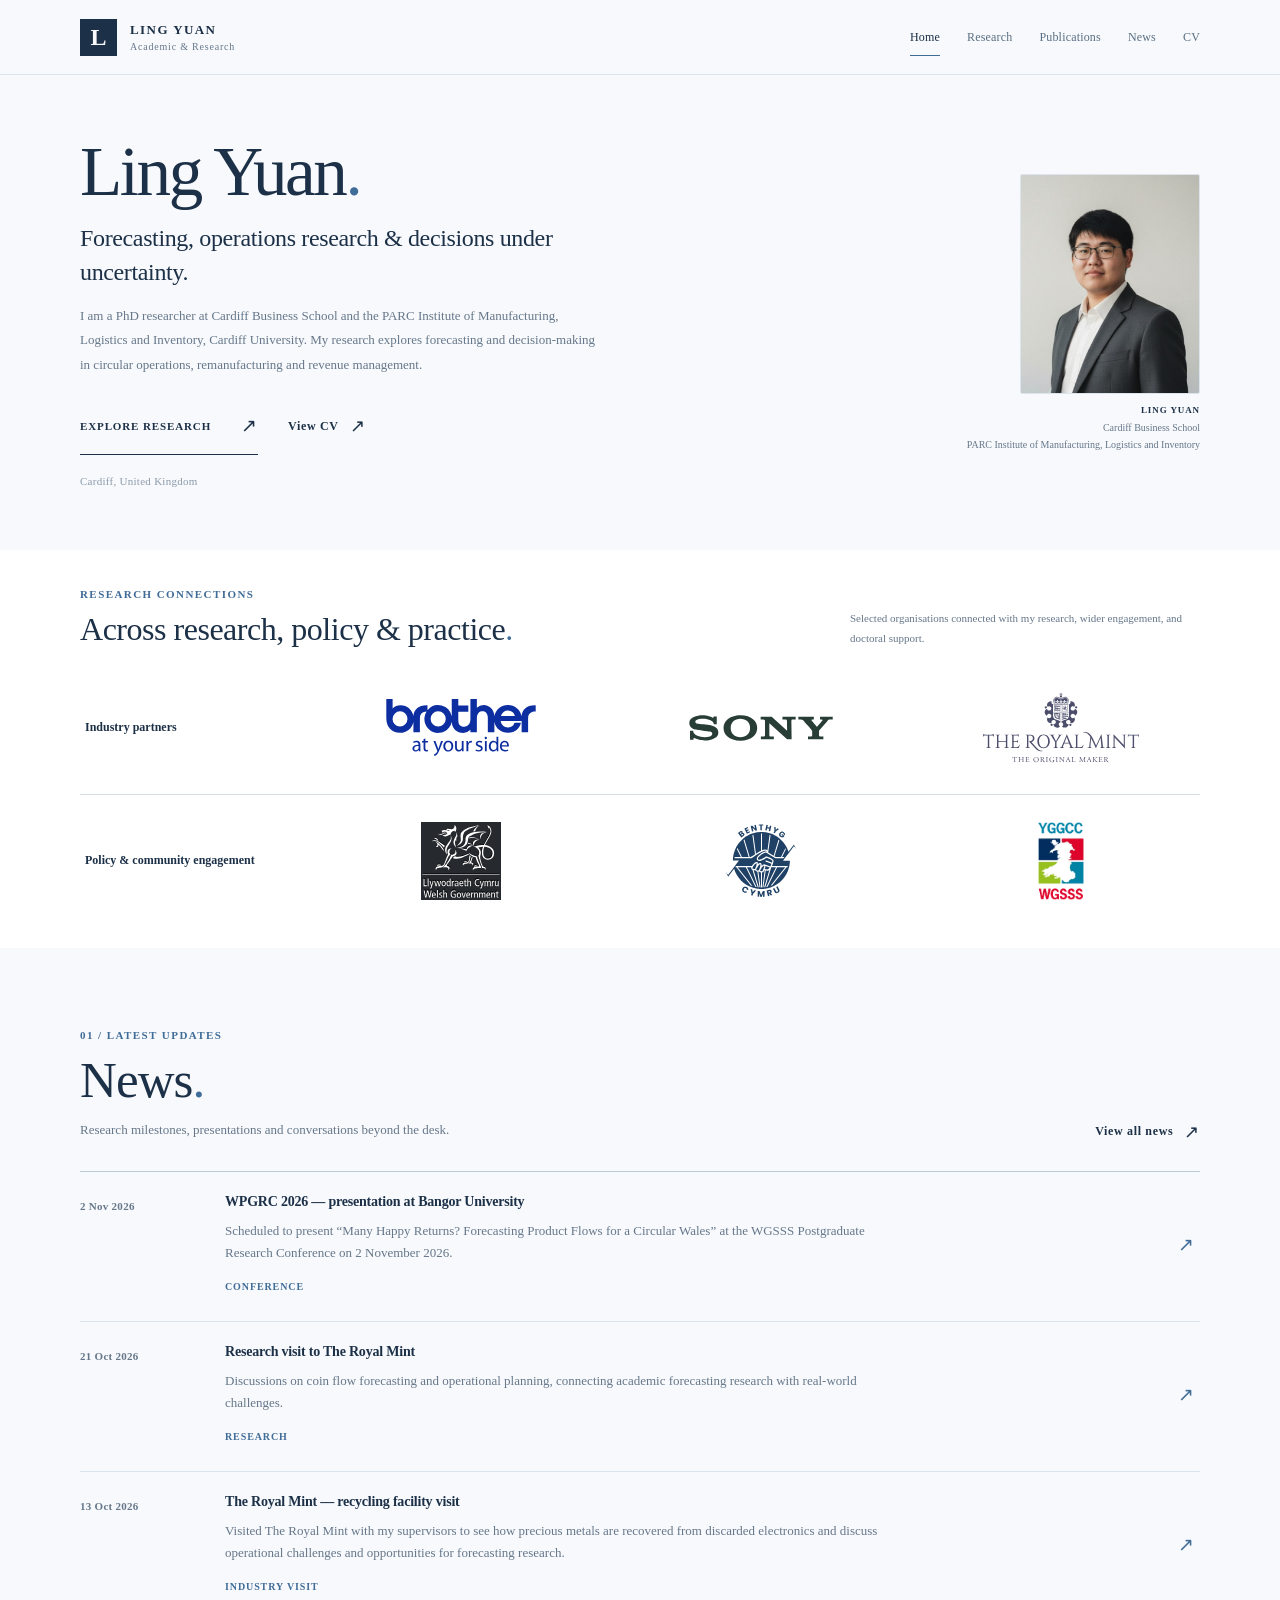
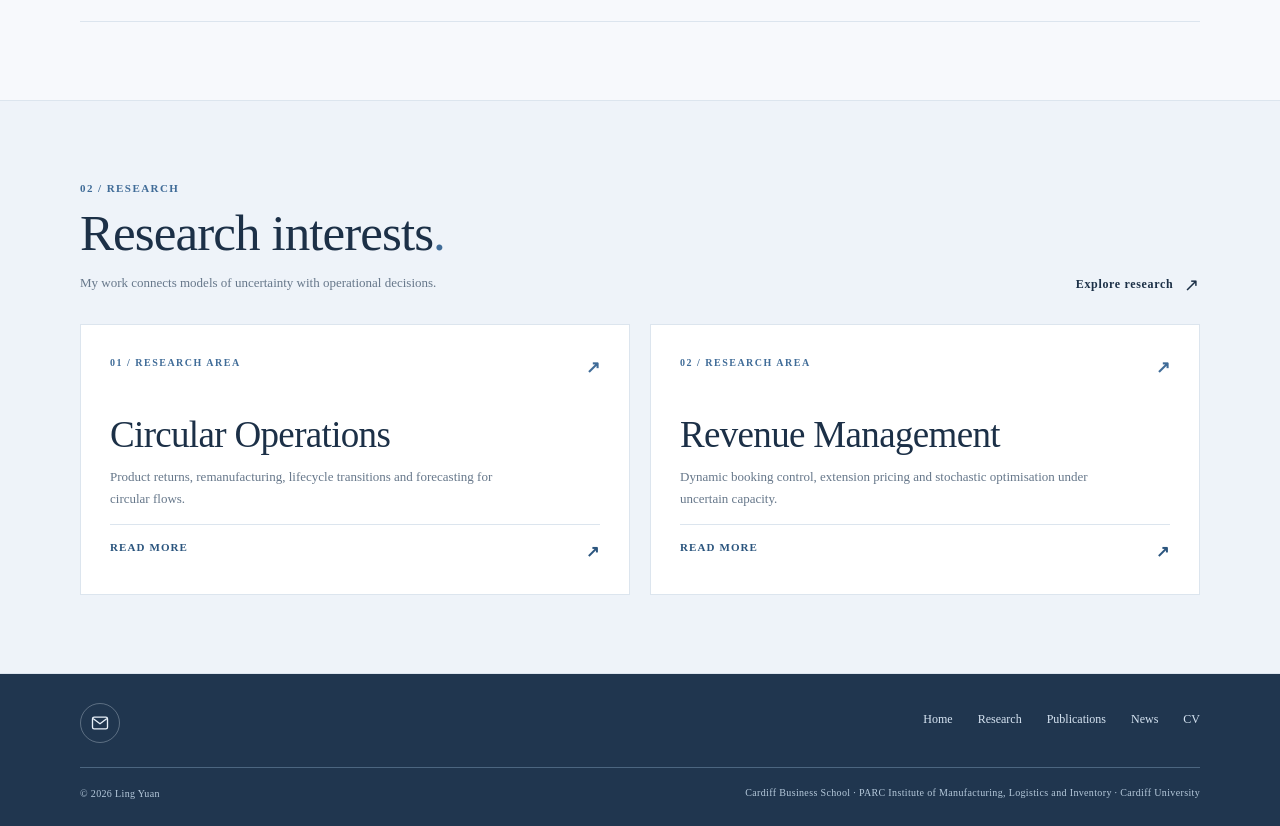
<file: index.html>
<!DOCTYPE html>
<html lang="en">
<head>
  <meta charset="utf-8">
  <meta name="viewport" content="width=device-width, initial-scale=1">
  <meta name="description" content="Ling Yuan — PhD researcher at Cardiff Business School and PARC Institute researching forecasting, circular operations and revenue management.">
  <meta name="theme-color" content="#f7f9fc">
  <title>Home | Ling Yuan</title>
  <link rel="icon" href="assets/favicon.svg" type="image/svg+xml">
  <link rel="stylesheet" href="assets/styles.css">
  <script defer src="assets/news.js"></script>
  <script defer src="assets/papers.js"></script>
  <script defer src="assets/site.js"></script>
</head>
<body>
<a class="skip-link" href="#main">Skip to content</a>
<header class="site-header"><div class="wrap header-inner">
  <a href="index.html" class="brand" aria-label="Ling Yuan, home">
    <span class="brand-mark" aria-hidden="true">L</span>
    <span><span class="brand-name">Ling Yuan</span><span class="brand-role">Academic &amp; Research</span></span>
  </a>
  <button class="nav-toggle" type="button" aria-expanded="false" aria-controls="main-nav" aria-label="Toggle navigation">
    <svg viewBox="0 0 24 24" stroke="currentColor" stroke-width="1.6" fill="none" aria-hidden="true"><path d="M4 7h16M4 12h16M4 17h16"/></svg>
  </button>
  <nav class="main-nav" id="main-nav" aria-label="Main navigation"><a href="index.html" aria-current="page">Home</a><a href="research.html">Research</a><a href="publications.html">Publications</a><a href="news.html">News</a><a href="cv.html">CV</a></nav>
</div></header>
<main id="main">
<section class="hero hero--profile"><div class="wrap hero-profile-grid">
  <div class="hero-profile-copy">
    
    <h1 class="serif">Ling Yuan<span class="name-dot">.</span></h1>
    <p class="hero-lead">Forecasting, operations research &amp; decisions under uncertainty.</p>
    <p class="hero-intro">I am a PhD researcher at Cardiff Business School and the PARC Institute of Manufacturing, Logistics and Inventory, Cardiff University. My research explores forecasting and decision-making in circular operations, remanufacturing and revenue management.</p>
    <div class="hero-links"><a class="button-link" href="research.html">Explore research</a><a class="link-arrow" href="cv.html">View CV</a></div>
    <p class="hero-locale">Cardiff, United Kingdom</p>
  </div>
  <figure class="portrait-panel">
    <div class="portrait-frame">
      <div class="portrait-fallback" aria-hidden="true"><span class="portrait-initials">LY</span></div>
      <img class="portrait-img" data-portrait src="assets/profile.jpg" alt="Portrait of Ling Yuan" width="604" height="796" decoding="async" loading="eager" fetchpriority="high">
    </div>
    <figcaption><span>LING YUAN</span><span class="portrait-affiliation"><span class="affiliation-line">Cardiff Business School</span><span class="affiliation-line">PARC Institute of Manufacturing, Logistics and Inventory</span></span></figcaption>
  </figure>
</div></section>
<section class="engagement-section" aria-labelledby="engagement-title"><div class="wrap">
  <div class="engagement-intro">
    <div><p class="section-index">RESEARCH CONNECTIONS</p><h2 id="engagement-title">Across research, policy &amp; practice<span class="name-dot">.</span></h2></div>
    <p>Selected organisations connected with my research, wider engagement, and doctoral support.</p>
  </div>
  <div class="engagement-grid">
    <div class="engagement-group engagement-group--industry">
      <h3>Industry partners</h3>
      <div class="engagement-brands" aria-label="Brother Industries, Sony and The Royal Mint">
        <div class="brand-figure brand-figure--brother"><img src="assets/brother.svg" alt="Brother" loading="lazy"></div>
        <div class="brand-figure brand-figure--sony"><img src="assets/sony.svg" alt="Sony" loading="lazy"></div>
        <div class="brand-figure brand-figure--mint"><img src="assets/royal-mint.svg" alt="The Royal Mint" loading="lazy"></div>
      </div>
    </div>
    <div class="engagement-group engagement-group--community">
      <h3>Policy &amp; community engagement</h3>
      <div class="engagement-brands" aria-label="Welsh Government, Benthyg and WGSSS">
        <div class="brand-figure brand-figure--welsh"><img src="assets/welsh-government.svg" alt="Welsh Government" loading="lazy"></div>
        <div class="brand-figure brand-figure--benthyg"><img src="assets/benthyg.svg" alt="Benthyg" loading="lazy"></div>
        <div class="brand-figure brand-figure--wgsss"><img src="assets/wgsss.webp" alt="WGSSS (doctoral funding)" loading="lazy"></div>
      </div>
    </div>
  </div>
</div></section>
<section class="section home-news-section" id="latest-news"><div class="wrap">
  <div class="section-header"><div><p class="section-index">01 / LATEST UPDATES</p><h2 class="section-title">News<span style="color:var(--accent)">.</span></h2><p class="section-description">Research milestones, presentations and conversations beyond the desk.</p></div><a href="news.html" class="link-arrow">View all news</a></div>
  <div class="news-list" data-home-news><p class="small-note">Loading updates…</p></div>
</div></section>
<section class="section section--soft" id="research"><div class="wrap">
  <div class="section-header"><div><p class="section-index">02 / RESEARCH</p><h2 class="section-title">Research interests<span style="color:var(--accent)">.</span></h2><p class="section-description">My work connects models of uncertainty with operational decisions.</p></div><a class="link-arrow" href="research.html">Explore research</a></div>
  <div class="focus-grid">
    <a class="focus-card" href="research.html#circular"><div class="focus-card-index"><span>01 / RESEARCH AREA</span><span>↗</span></div><h3>Circular Operations</h3><p>Product returns, remanufacturing, lifecycle transitions and forecasting for circular flows.</p><div class="card-bottom">Read more <span>↗</span></div></a>
    <a class="focus-card" href="research.html#revenue"><div class="focus-card-index"><span>02 / RESEARCH AREA</span><span>↗</span></div><h3>Revenue Management</h3><p>Dynamic booking control, extension pricing and stochastic optimisation under uncertain capacity.</p><div class="card-bottom">Read more <span>↗</span></div></a>
  </div>
</div></section>

</main>
<footer class="site-footer site-footer--minimal"><div class="wrap">
  <div class="footer-simple">
    <div class="footer-contact"><a class="footer-mail-link" href="mailto:YuanL18@cardiff.ac.uk" aria-label="Email Ling Yuan" title="Email Ling Yuan"><svg viewBox="0 0 24 24" width="20" height="20" fill="none" stroke="currentColor" stroke-width="1.6" stroke-linecap="round" stroke-linejoin="round" aria-hidden="true" focusable="false"><rect x="3" y="5" width="18" height="14" rx="2"/><path d="m4 7 8 6 8-6"/></svg></a></div>
    <nav class="footer-mini-nav" aria-label="Footer navigation"><a href="index.html">Home</a><a href="research.html">Research</a><a href="publications.html">Publications</a><a href="news.html">News</a><a href="cv.html">CV</a></nav>
  </div>
  <div class="footer-bottom"><p>© <span data-current-year>2026</span> Ling Yuan</p><p>Cardiff Business School · PARC Institute of Manufacturing, Logistics and Inventory · Cardiff University</p></div>
</div></footer>
</body></html>
</file>
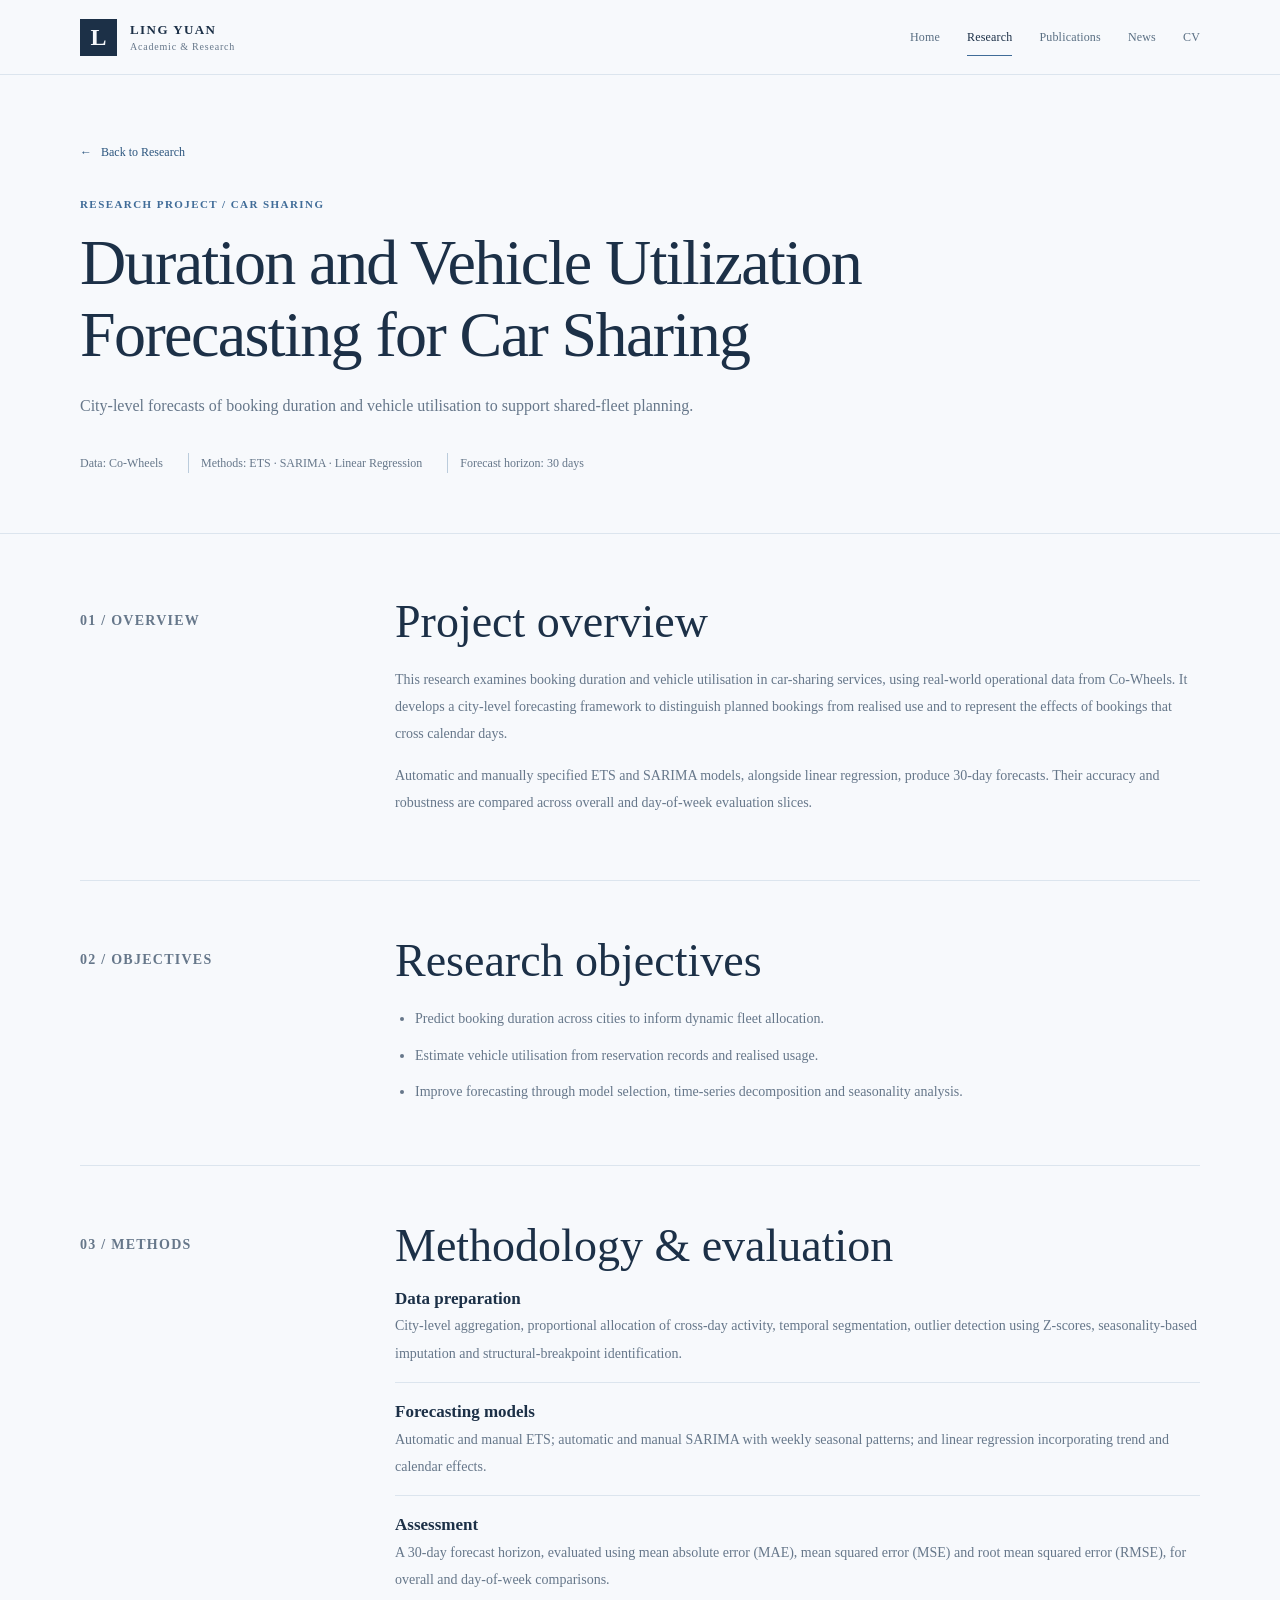
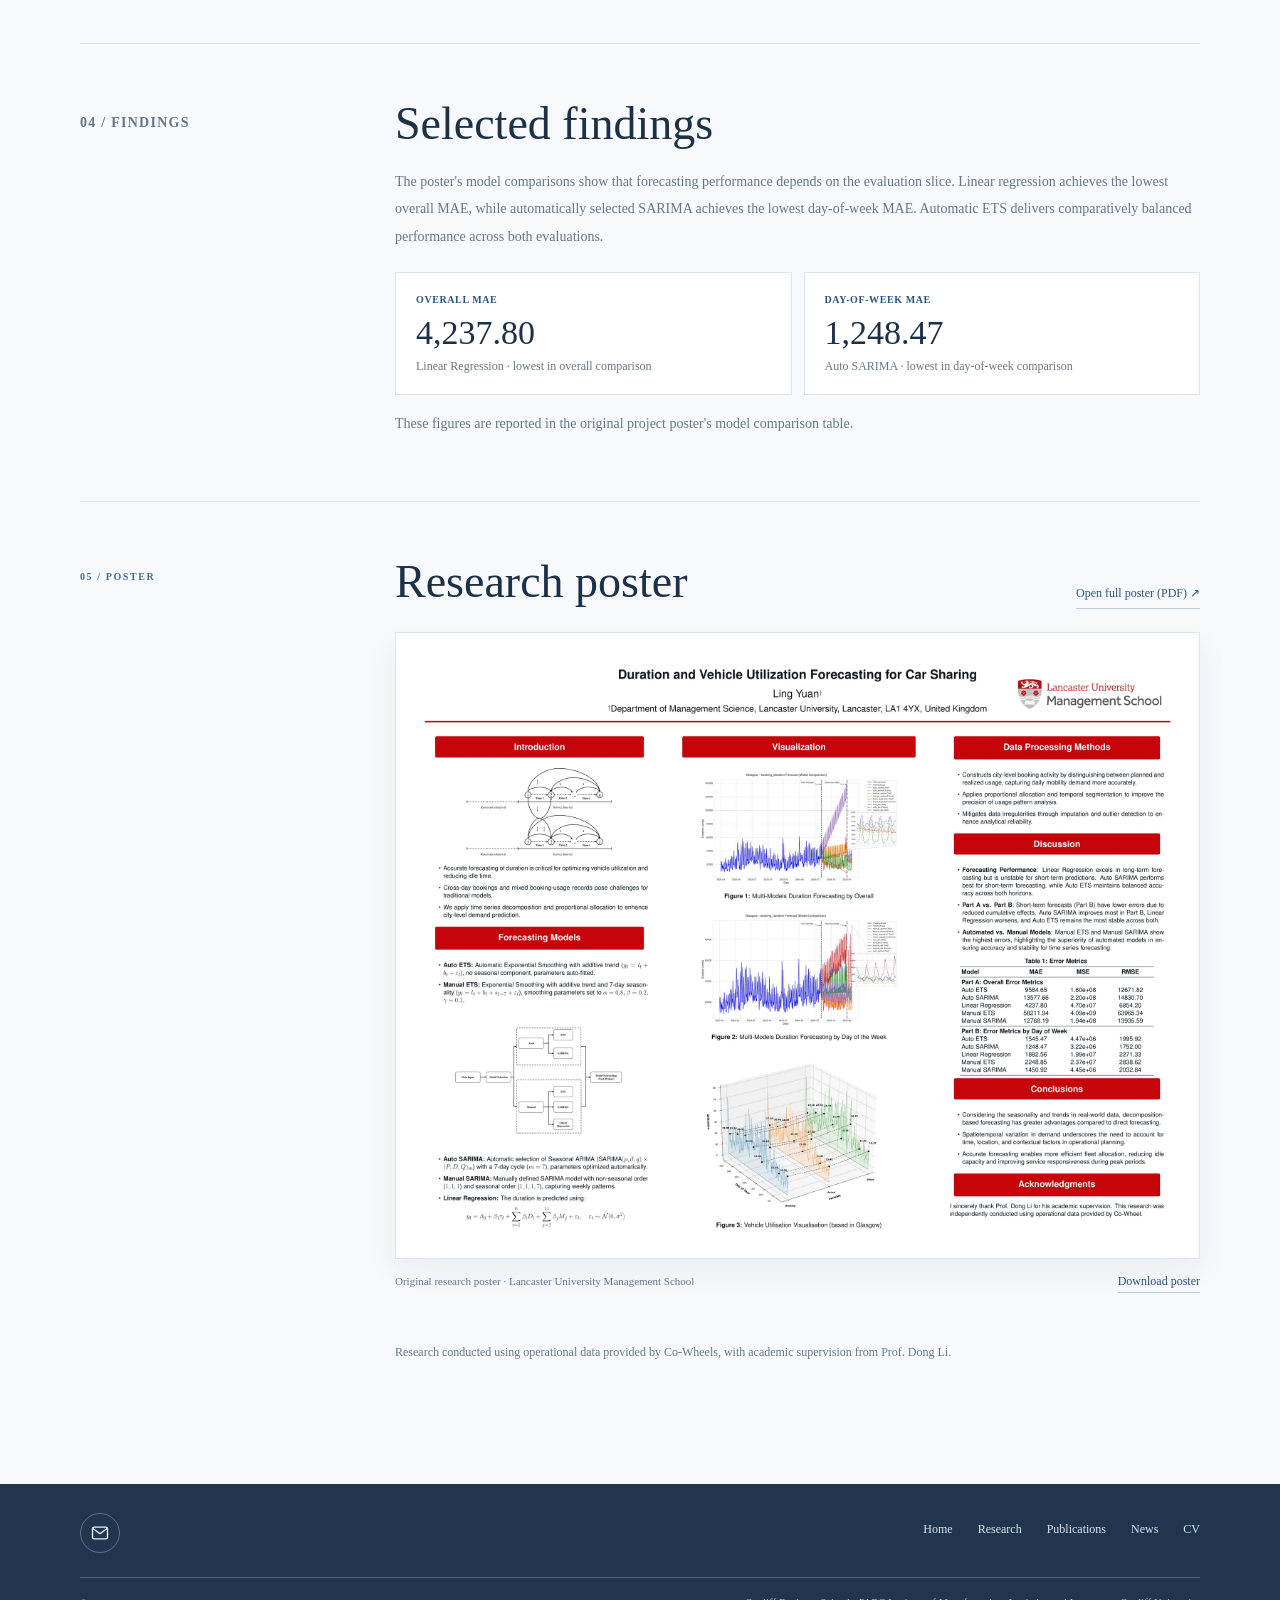
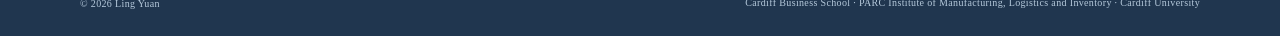
<file: car-sharing-forecasting.html>
<!DOCTYPE html>
<html lang="en">
<head>
  <meta charset="utf-8">
  <meta name="viewport" content="width=device-width, initial-scale=1">
  <meta name="description" content="City-level booking duration and vehicle utilization forecasting for car sharing. Research project and original poster by Ling Yuan.">
  <meta name="theme-color" content="#f7f9fc">
  <title>Car Sharing Forecasting | Ling Yuan</title>
  <link rel="icon" href="assets/favicon.svg" type="image/svg+xml">
  <link rel="stylesheet" href="assets/styles.css">
  <script defer src="assets/news.js"></script>
  <script defer src="assets/papers.js"></script>
  <script defer src="assets/site.js"></script>
</head>
<body>
<a class="skip-link" href="#main">Skip to content</a>
<header class="site-header"><div class="wrap header-inner">
  <a href="index.html" class="brand" aria-label="Ling Yuan, home">
    <span class="brand-mark" aria-hidden="true">L</span>
    <span><span class="brand-name">Ling Yuan</span><span class="brand-role">Academic &amp; Research</span></span>
  </a>
  <button class="nav-toggle" type="button" aria-expanded="false" aria-controls="main-nav" aria-label="Toggle navigation">
    <svg viewBox="0 0 24 24" stroke="currentColor" stroke-width="1.6" fill="none" aria-hidden="true"><path d="M4 7h16M4 12h16M4 17h16"/></svg>
  </button>
  <nav class="main-nav" id="main-nav" aria-label="Main navigation"><a href="index.html">Home</a><a href="research.html" aria-current="page">Research</a><a href="publications.html">Publications</a><a href="news.html">News</a><a href="cv.html">CV</a></nav>
</div></header>
<main id="main">
<section class="page-hero page-hero--project"><div class="wrap">
  <a class="project-back" href="research.html"><span aria-hidden="true">←</span> Back to Research</a>
  <p class="section-index">RESEARCH PROJECT / CAR SHARING</p>
  <h1 class="project-title">Duration and Vehicle Utilization Forecasting for Car Sharing</h1>
  <p class="lead">City-level forecasts of booking duration and vehicle utilisation to support shared-fleet planning.</p>
  <div class="project-meta"><span>Data: Co-Wheels</span><span>Methods: ETS · SARIMA · Linear Regression</span><span>Forecast horizon: 30 days</span></div>
</div></section>
<div class="page-content page-content--project"><div class="wrap">
  <section class="two-col detail-block project-detail-block" aria-labelledby="project-overview"><div><p class="side-label">01 / OVERVIEW</p></div><div>
    <h2 id="project-overview">Project overview</h2>
    <p>This research examines booking duration and vehicle utilisation in car-sharing services, using real-world operational data from Co-Wheels. It develops a city-level forecasting framework to distinguish planned bookings from realised use and to represent the effects of bookings that cross calendar days.</p>
    <p>Automatic and manually specified ETS and SARIMA models, alongside linear regression, produce 30-day forecasts. Their accuracy and robustness are compared across overall and day-of-week evaluation slices.</p>
  </div></section>
  <section class="two-col detail-block project-detail-block" aria-labelledby="project-objectives"><div><p class="side-label">02 / OBJECTIVES</p></div><div>
    <h2 id="project-objectives">Research objectives</h2>
    <ul class="project-objective-list">
      <li>Predict booking duration across cities to inform dynamic fleet allocation.</li>
      <li>Estimate vehicle utilisation from reservation records and realised usage.</li>
      <li>Improve forecasting through model selection, time-series decomposition and seasonality analysis.</li>
    </ul>
  </div></section>
  <section class="two-col detail-block project-detail-block" aria-labelledby="project-methods"><div><p class="side-label">03 / METHODS</p></div><div>
    <h2 id="project-methods">Methodology &amp; evaluation</h2>
    <div class="project-method-list">
      <div><h3>Data preparation</h3><p>City-level aggregation, proportional allocation of cross-day activity, temporal segmentation, outlier detection using Z-scores, seasonality-based imputation and structural-breakpoint identification.</p></div>
      <div><h3>Forecasting models</h3><p>Automatic and manual ETS; automatic and manual SARIMA with weekly seasonal patterns; and linear regression incorporating trend and calendar effects.</p></div>
      <div><h3>Assessment</h3><p>A 30-day forecast horizon, evaluated using mean absolute error (MAE), mean squared error (MSE) and root mean squared error (RMSE), for overall and day-of-week comparisons.</p></div>
    </div>
  </div></section>
  <section class="two-col detail-block project-detail-block" aria-labelledby="project-findings"><div><p class="side-label">04 / FINDINGS</p></div><div>
    <h2 id="project-findings">Selected findings</h2>
    <p>The poster's model comparisons show that forecasting performance depends on the evaluation slice. Linear regression achieves the lowest overall MAE, while automatically selected SARIMA achieves the lowest day-of-week MAE. Automatic ETS delivers comparatively balanced performance across both evaluations.</p>
    <div class="project-findings-grid">
      <div><span class="project-result-label">Overall MAE</span><strong>4,237.80</strong><span>Linear Regression · lowest in overall comparison</span></div>
      <div><span class="project-result-label">Day-of-week MAE</span><strong>1,248.47</strong><span>Auto SARIMA · lowest in day-of-week comparison</span></div>
    </div>
    <p class="small-note">These figures are reported in the original project poster's model comparison table.</p>
  </div></section>
  <section class="two-col project-detail-block project-poster-section" aria-labelledby="project-poster"><div><p class="side-label">05 / POSTER</p></div><div>
    <div class="project-poster-heading"><h2 id="project-poster">Research poster</h2><a class="project-pdf-link" href="assets/car-sharing-forecasting-poster.pdf" target="_blank" rel="noopener noreferrer">Open full poster (PDF) <span aria-hidden="true">↗</span></a></div>
    <a href="assets/car-sharing-forecasting-poster.pdf" class="poster-image-link" target="_blank" rel="noopener noreferrer" aria-label="Open full-size car sharing forecasting poster as a PDF"><img src="assets/car-sharing-poster-preview.webp" alt="Duration and Vehicle Utilization Forecasting for Car Sharing poster, showing model specification, forecasts, error table and Glasgow utilisation chart" width="2200" height="1702" loading="lazy"></a>
    <div class="poster-caption"><p>Original research poster · Lancaster University Management School</p><a href="assets/car-sharing-forecasting-poster.pdf" download="Car_Sharing_Forecasting_Poster.pdf">Download poster</a></div>
  </div></section>
  <p class="project-credit">Research conducted using operational data provided by Co-Wheels, with academic supervision from Prof. Dong Li.</p>
</div></div>
</main>
<footer class="site-footer site-footer--minimal"><div class="wrap">
  <div class="footer-simple">
    <div class="footer-contact"><a class="footer-mail-link" href="mailto:YuanL18@cardiff.ac.uk" aria-label="Email Ling Yuan" title="Email Ling Yuan"><svg viewBox="0 0 24 24" width="20" height="20" fill="none" stroke="currentColor" stroke-width="1.6" stroke-linecap="round" stroke-linejoin="round" aria-hidden="true" focusable="false"><rect x="3" y="5" width="18" height="14" rx="2"/><path d="m4 7 8 6 8-6"/></svg></a></div>
    <nav class="footer-mini-nav" aria-label="Footer navigation"><a href="index.html">Home</a><a href="research.html">Research</a><a href="publications.html">Publications</a><a href="news.html">News</a><a href="cv.html">CV</a></nav>
  </div>
  <div class="footer-bottom"><p>© <span data-current-year>2026</span> Ling Yuan</p><p>Cardiff Business School · PARC Institute of Manufacturing, Logistics and Inventory · Cardiff University</p></div>
</div></footer>
</body></html>
</file>
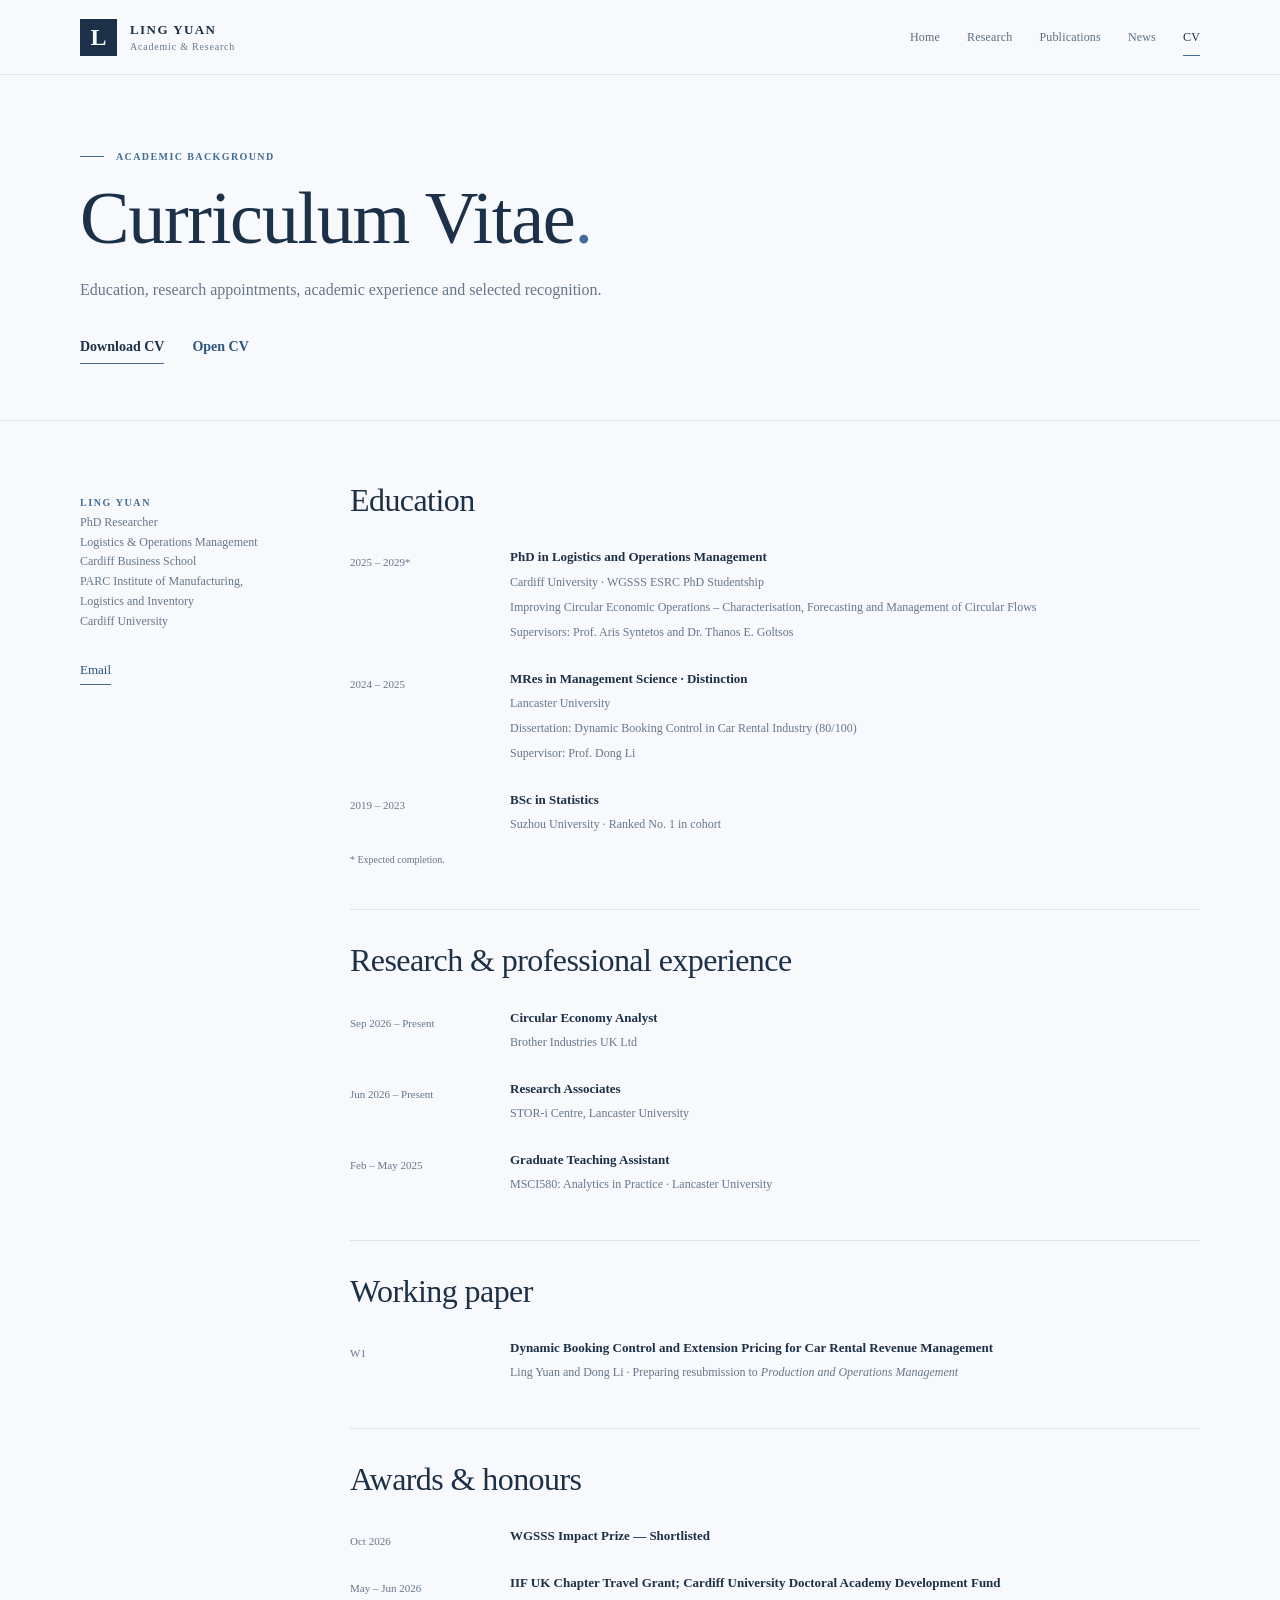
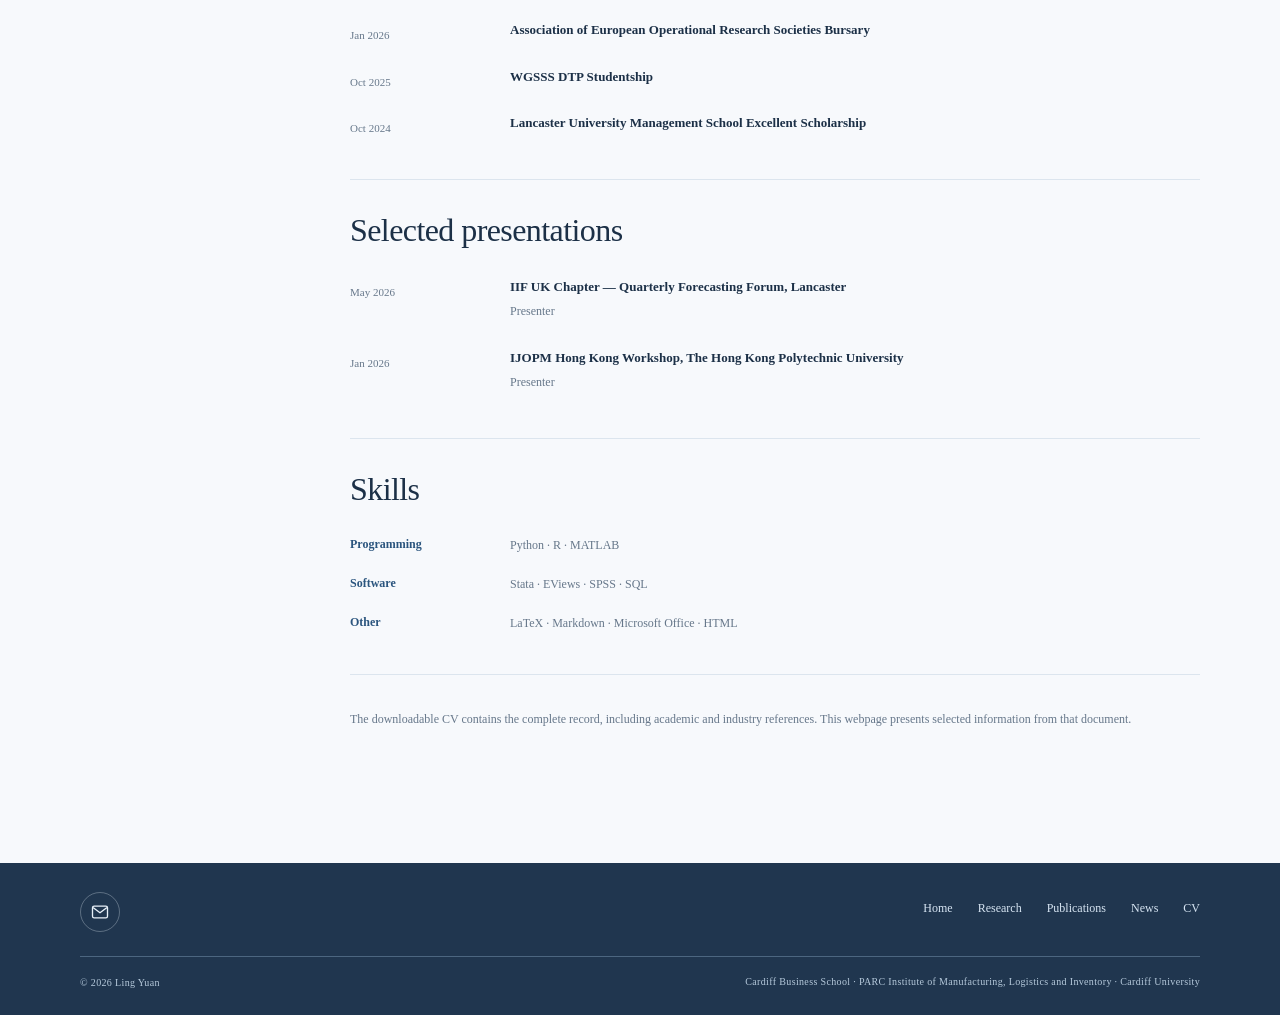
<file: cv.html>
<!DOCTYPE html>
<html lang="en">
<head>
  <meta charset="utf-8">
  <meta name="viewport" content="width=device-width, initial-scale=1">
  <meta name="description" content="Academic CV, education and research activities of Ling Yuan, Cardiff Business School and PARC Institute.">
  <meta name="theme-color" content="#f7f9fc">
  <title>CV | Ling Yuan</title>
  <link rel="icon" href="assets/favicon.svg" type="image/svg+xml">
  <link rel="stylesheet" href="assets/styles.css">
  <script defer src="assets/news.js"></script>
  <script defer src="assets/papers.js"></script>
  <script defer src="assets/site.js"></script>
</head>
<body>
<a class="skip-link" href="#main">Skip to content</a>
<header class="site-header"><div class="wrap header-inner">
  <a href="index.html" class="brand" aria-label="Ling Yuan, home">
    <span class="brand-mark" aria-hidden="true">L</span>
    <span><span class="brand-name">Ling Yuan</span><span class="brand-role">Academic &amp; Research</span></span>
  </a>
  <button class="nav-toggle" type="button" aria-expanded="false" aria-controls="main-nav" aria-label="Toggle navigation">
    <svg viewBox="0 0 24 24" stroke="currentColor" stroke-width="1.6" fill="none" aria-hidden="true"><path d="M4 7h16M4 12h16M4 17h16"/></svg>
  </button>
  <nav class="main-nav" id="main-nav" aria-label="Main navigation"><a href="index.html">Home</a><a href="research.html">Research</a><a href="publications.html">Publications</a><a href="news.html">News</a><a href="cv.html" aria-current="page">CV</a></nav>
</div></header>
<main id="main">
<section class="page-hero page-hero--cv"><div class="wrap"><span class="eyebrow">Academic background</span><h1 class="serif">Curriculum Vitae<span style="color:var(--accent)">.</span></h1><p class="lead">Education, research appointments, academic experience and selected recognition.</p>
  <div class="cv-actions"><a class="cv-action-primary" href="assets/Ling_Yuan_CV.pdf" download="Ling_Yuan_CV.pdf">Download CV</a><a class="cv-action-secondary" href="assets/Ling_Yuan_CV.pdf" target="_blank" rel="noopener noreferrer">Open CV</a></div>
</div></section>
<div class="page-content page-content--cv"><div class="wrap cv-grid">
  <aside class="cv-sidebar"><p class="side-label">LING YUAN</p><p class="small-note">PhD Researcher<br>Logistics &amp; Operations Management<br>Cardiff Business School<br>PARC Institute of Manufacturing, Logistics and Inventory<br>Cardiff University</p>
    <a class="cv-sidebar-email" href="mailto:YuanL18@cardiff.ac.uk">Email</a>
  </aside>
  <div>
    <section class="cv-section"><h2>Education</h2>
      <div class="cv-row"><div class="cv-date">2025 – 2029*</div><div><strong>PhD in Logistics and Operations Management</strong><p>Cardiff University · WGSSS ESRC PhD Studentship</p><p>Improving Circular Economic Operations – Characterisation, Forecasting and Management of Circular Flows</p><p>Supervisors: Prof. Aris Syntetos and Dr. Thanos E. Goltsos</p></div></div>
      <div class="cv-row"><div class="cv-date">2024 – 2025</div><div><strong>MRes in Management Science · Distinction</strong><p>Lancaster University</p><p>Dissertation: Dynamic Booking Control in Car Rental Industry (80/100)</p><p>Supervisor: Prof. Dong Li</p></div></div>
      <div class="cv-row"><div class="cv-date">2019 – 2023</div><div><strong>BSc in Statistics</strong><p>Suzhou University · Ranked No. 1 in cohort</p></div></div>
      <p class="cv-footnote">* Expected completion.</p>
    </section>
    <section class="cv-section"><h2>Research &amp; professional experience</h2>
      <div class="cv-row"><div class="cv-date">Sep 2026 – Present</div><div><strong>Circular Economy Analyst</strong><p>Brother Industries UK Ltd</p></div></div>
      <div class="cv-row"><div class="cv-date">Jun 2026 – Present</div><div><strong>Research Associates</strong><p>STOR-i Centre, Lancaster University</p></div></div>
      <div class="cv-row"><div class="cv-date">Feb – May 2025</div><div><strong>Graduate Teaching Assistant</strong><p>MSCI580: Analytics in Practice · Lancaster University</p></div></div>
    </section>
    <section class="cv-section"><h2>Working paper</h2>
      <div class="cv-row"><div class="cv-date">W1</div><div><strong>Dynamic Booking Control and Extension Pricing for Car Rental Revenue Management</strong><p>Ling Yuan and Dong Li · Preparing resubmission to <em>Production and Operations Management</em></p></div></div>
    </section>
    <section class="cv-section"><h2>Awards &amp; honours</h2>
      <div class="cv-row"><div class="cv-date">Oct 2026</div><div><strong>WGSSS Impact Prize — Shortlisted</strong></div></div>
      <div class="cv-row"><div class="cv-date">May – Jun 2026</div><div><strong>IIF UK Chapter Travel Grant; Cardiff University Doctoral Academy Development Fund</strong></div></div>
      <div class="cv-row"><div class="cv-date">Jan 2026</div><div><strong>Association of European Operational Research Societies Bursary</strong></div></div>
      <div class="cv-row"><div class="cv-date">Oct 2025</div><div><strong>WGSSS DTP Studentship</strong></div></div>
      <div class="cv-row"><div class="cv-date">Oct 2024</div><div><strong>Lancaster University Management School Excellent Scholarship</strong></div></div>
    </section>
    <section class="cv-section"><h2>Selected presentations</h2>
      <div class="cv-row"><div class="cv-date">May 2026</div><div><strong>IIF UK Chapter — Quarterly Forecasting Forum, Lancaster</strong><p>Presenter</p></div></div>
      <div class="cv-row"><div class="cv-date">Jan 2026</div><div><strong>IJOPM Hong Kong Workshop, The Hong Kong Polytechnic University</strong><p>Presenter</p></div></div>
    </section>
    <section class="cv-section"><h2>Skills</h2>
      <div class="cv-skill-row"><span>Programming</span><p>Python · R · MATLAB</p></div>
      <div class="cv-skill-row"><span>Software</span><p>Stata · EViews · SPSS · SQL</p></div>
      <div class="cv-skill-row"><span>Other</span><p>LaTeX · Markdown · Microsoft Office · HTML</p></div>
    </section>
    <p class="small-note">The downloadable CV contains the complete record, including academic and industry references. This webpage presents selected information from that document.</p>
  </div>
</div></div></main>
<footer class="site-footer site-footer--minimal"><div class="wrap">
  <div class="footer-simple">
    <div class="footer-contact"><a class="footer-mail-link" href="mailto:YuanL18@cardiff.ac.uk" aria-label="Email Ling Yuan" title="Email Ling Yuan"><svg viewBox="0 0 24 24" width="20" height="20" fill="none" stroke="currentColor" stroke-width="1.6" stroke-linecap="round" stroke-linejoin="round" aria-hidden="true" focusable="false"><rect x="3" y="5" width="18" height="14" rx="2"/><path d="m4 7 8 6 8-6"/></svg></a></div>
    <nav class="footer-mini-nav" aria-label="Footer navigation"><a href="index.html">Home</a><a href="research.html">Research</a><a href="publications.html">Publications</a><a href="news.html">News</a><a href="cv.html">CV</a></nav>
  </div>
  <div class="footer-bottom"><p>© <span data-current-year>2026</span> Ling Yuan</p><p>Cardiff Business School · PARC Institute of Manufacturing, Logistics and Inventory · Cardiff University</p></div>
</div></footer>
</body></html>
</file>
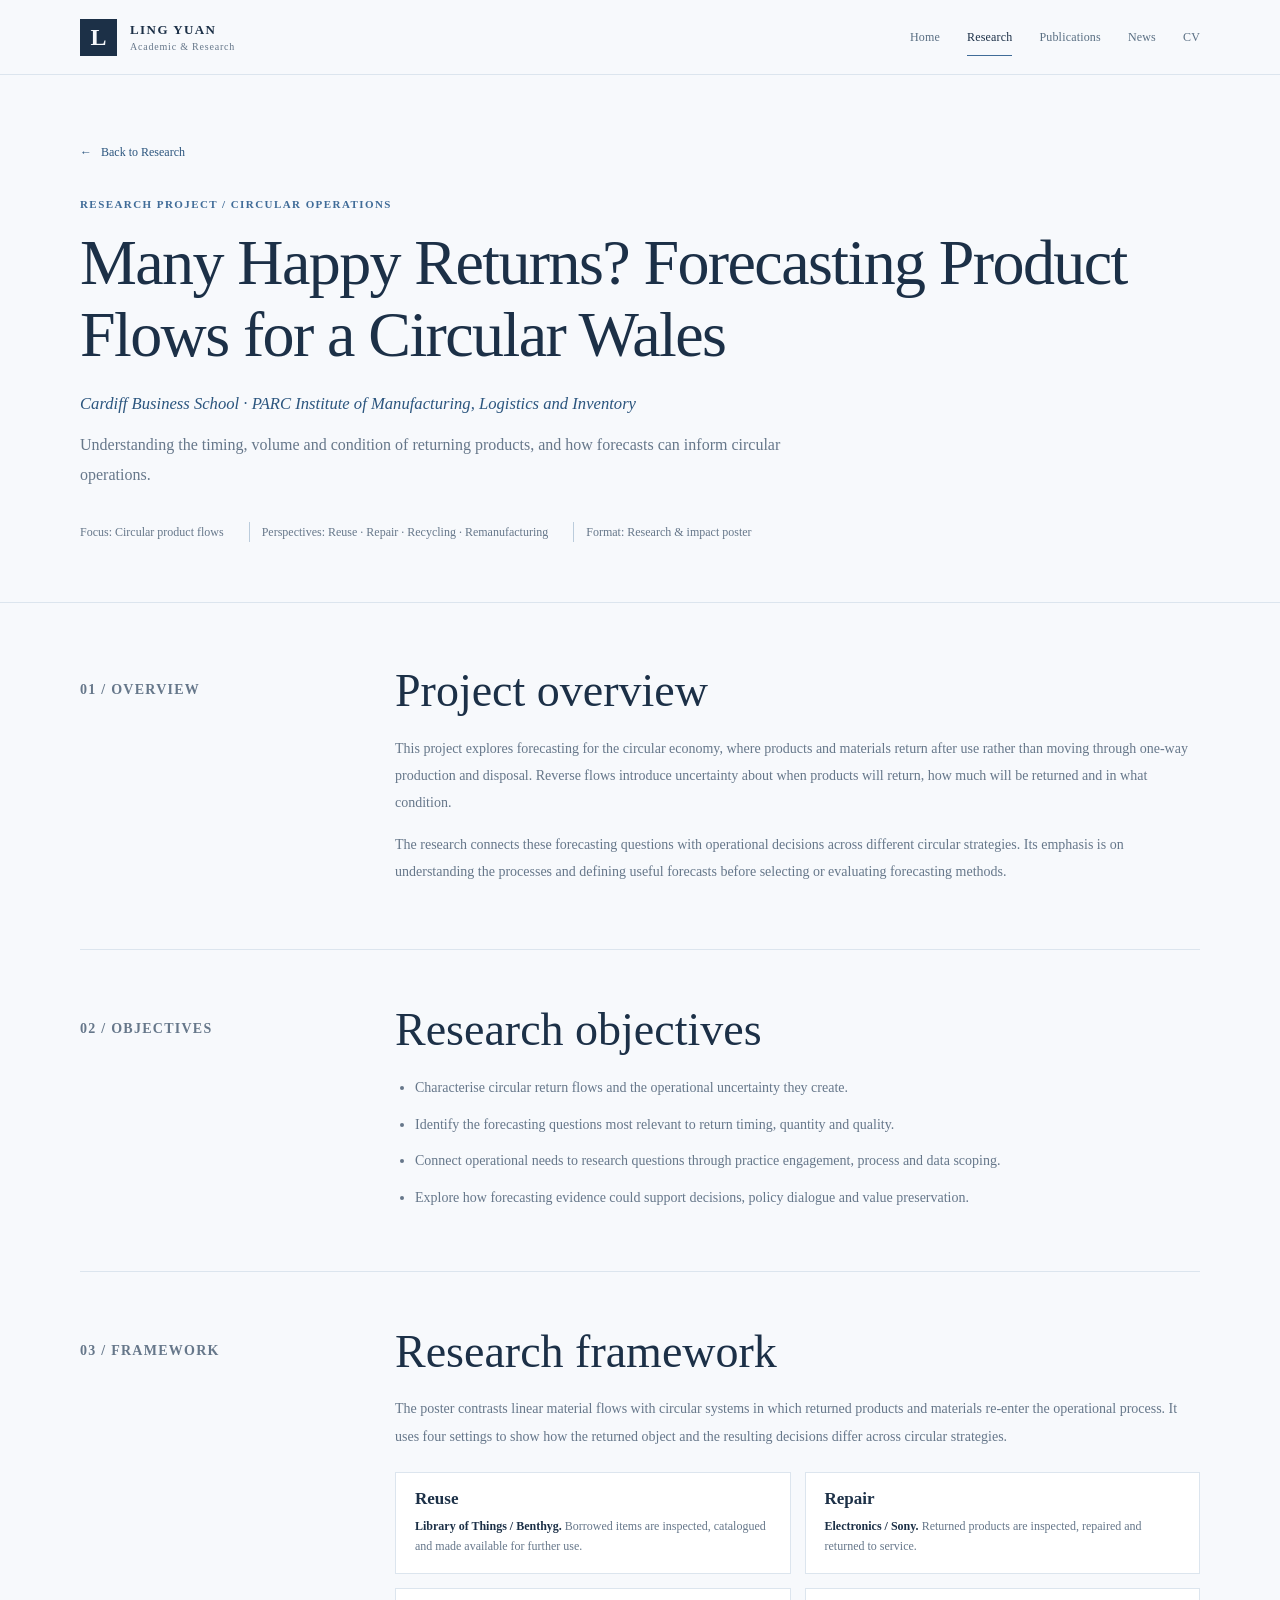
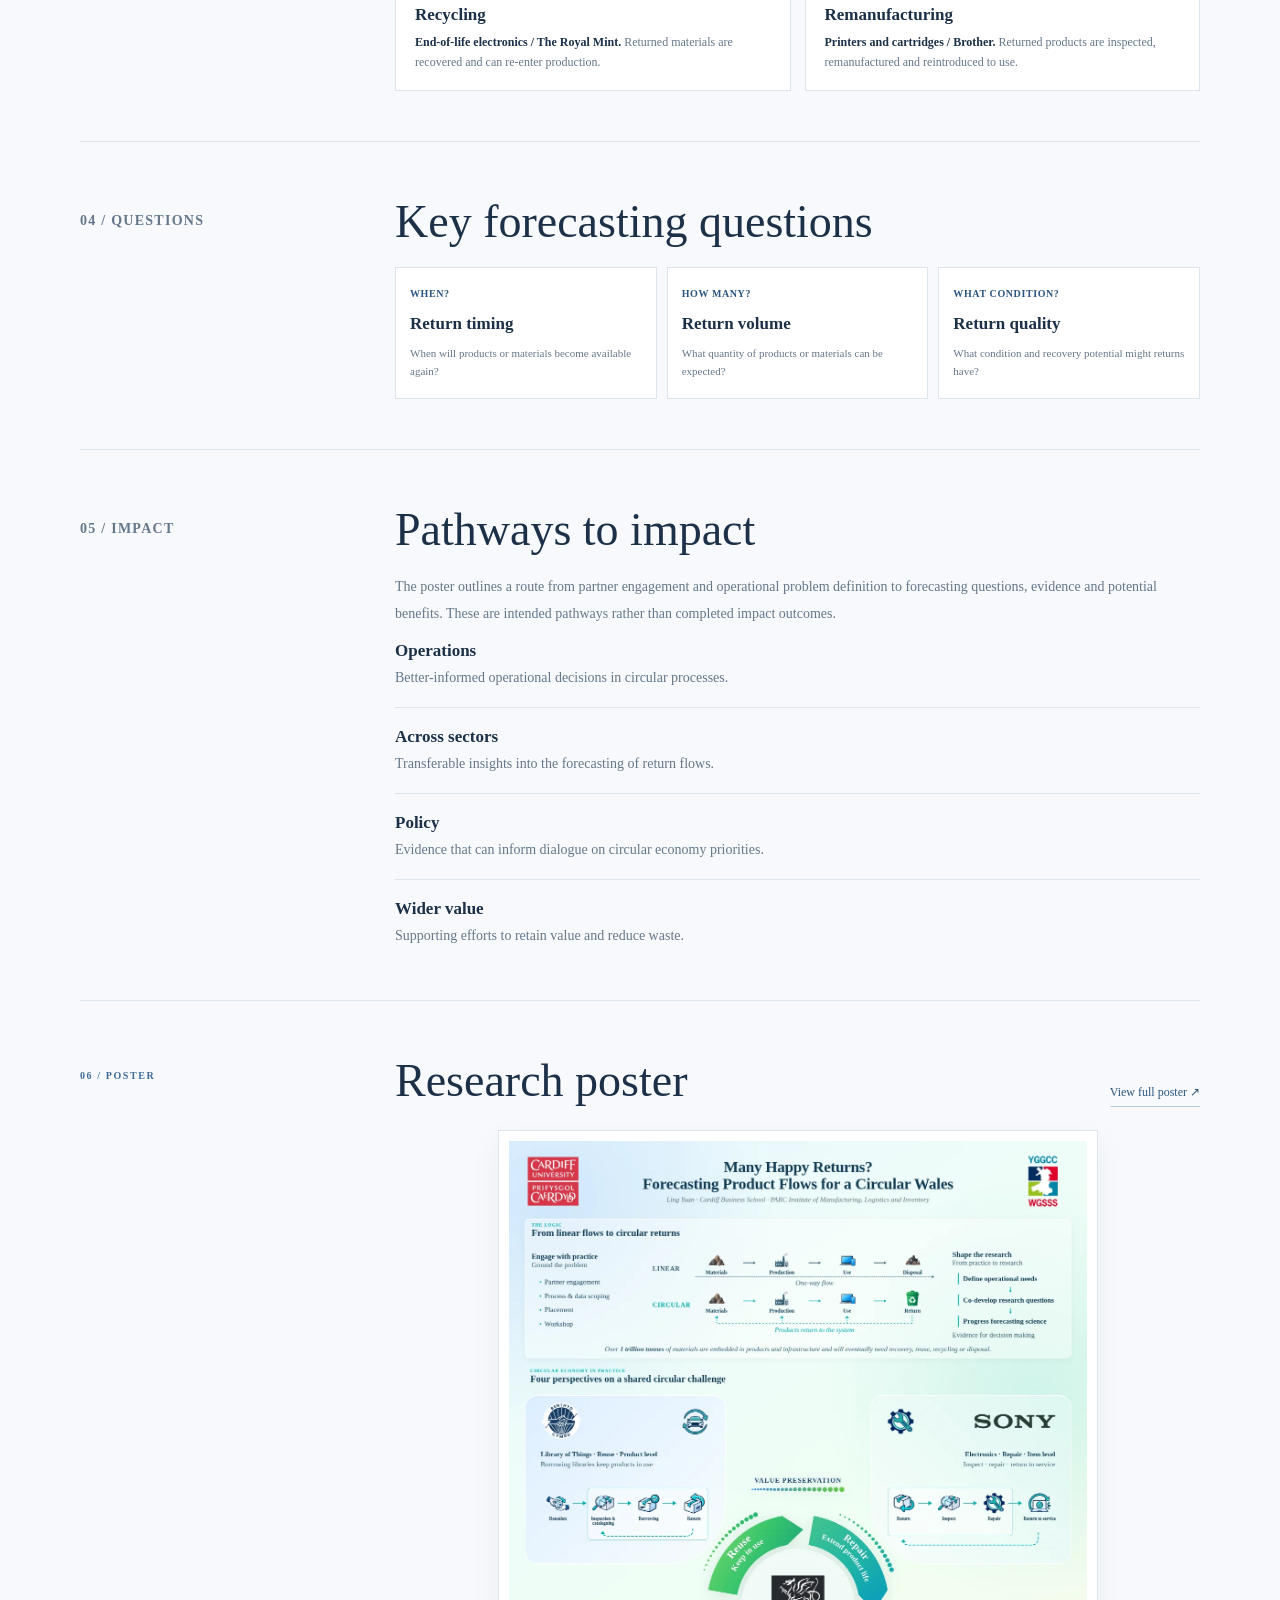
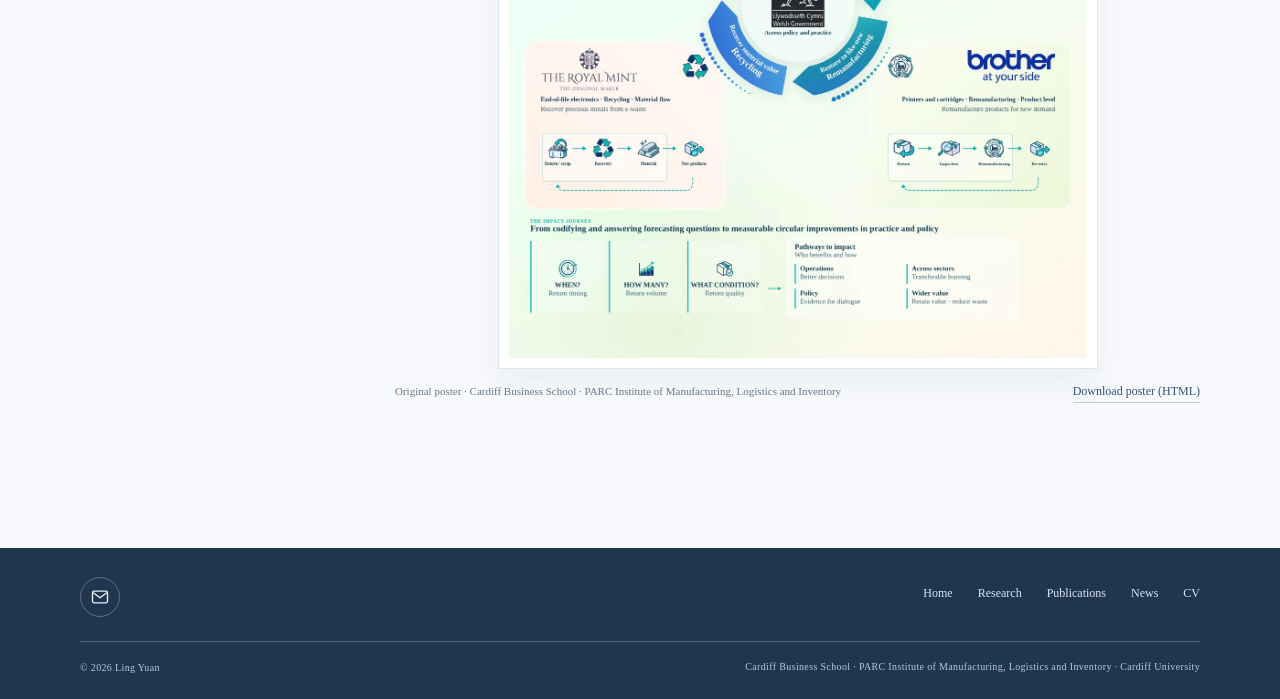
<file: many-happy-returns.html>
<!DOCTYPE html>
<html lang="en">
<head>
  <meta charset="utf-8">
  <meta name="viewport" content="width=device-width, initial-scale=1">
  <meta name="description" content="Many Happy Returns: forecasting product flows for a circular Wales. Research overview and original poster by Ling Yuan.">
  <meta name="theme-color" content="#f7f9fc">
  <title>Many Happy Returns | Ling Yuan</title>
  <link rel="icon" href="assets/favicon.svg" type="image/svg+xml">
  <link rel="stylesheet" href="assets/styles.css">
  <script defer src="assets/news.js"></script>
  <script defer src="assets/papers.js"></script>
  <script defer src="assets/site.js"></script>
</head>
<body>
<a class="skip-link" href="#main">Skip to content</a>
<header class="site-header"><div class="wrap header-inner">
  <a href="index.html" class="brand" aria-label="Ling Yuan, home">
    <span class="brand-mark" aria-hidden="true">L</span>
    <span><span class="brand-name">Ling Yuan</span><span class="brand-role">Academic &amp; Research</span></span>
  </a>
  <button class="nav-toggle" type="button" aria-expanded="false" aria-controls="main-nav" aria-label="Toggle navigation">
    <svg viewBox="0 0 24 24" stroke="currentColor" stroke-width="1.6" fill="none" aria-hidden="true"><path d="M4 7h16M4 12h16M4 17h16"/></svg>
  </button>
  <nav class="main-nav" id="main-nav" aria-label="Main navigation"><a href="index.html">Home</a><a href="research.html" aria-current="page">Research</a><a href="publications.html">Publications</a><a href="news.html">News</a><a href="cv.html">CV</a></nav>
</div></header>
<main id="main">
<section class="page-hero page-hero--project"><div class="wrap">
  <a class="project-back" href="research.html"><span aria-hidden="true">←</span> Back to Research</a>
  <p class="section-index">RESEARCH PROJECT / CIRCULAR OPERATIONS</p>
  <h1 class="project-title">Many Happy Returns? Forecasting Product Flows for a Circular Wales</h1>
  <p class="project-affiliation project-affiliation--detail">Cardiff Business School · PARC Institute of Manufacturing, Logistics and Inventory</p>
  <p class="lead">Understanding the timing, volume and condition of returning products, and how forecasts can inform circular operations.</p>
  <div class="project-meta"><span>Focus: Circular product flows</span><span>Perspectives: Reuse · Repair · Recycling · Remanufacturing</span><span>Format: Research &amp; impact poster</span></div>
</div></section>
<div class="page-content page-content--project"><div class="wrap">
  <section class="two-col detail-block project-detail-block" aria-labelledby="circular-project-overview"><div><p class="side-label">01 / OVERVIEW</p></div><div>
    <h2 id="circular-project-overview">Project overview</h2>
    <p>This project explores forecasting for the circular economy, where products and materials return after use rather than moving through one-way production and disposal. Reverse flows introduce uncertainty about when products will return, how much will be returned and in what condition.</p>
    <p>The research connects these forecasting questions with operational decisions across different circular strategies. Its emphasis is on understanding the processes and defining useful forecasts before selecting or evaluating forecasting methods.</p>
  </div></section>
  <section class="two-col detail-block project-detail-block" aria-labelledby="circular-project-objectives"><div><p class="side-label">02 / OBJECTIVES</p></div><div>
    <h2 id="circular-project-objectives">Research objectives</h2>
    <ul class="project-objective-list">
      <li>Characterise circular return flows and the operational uncertainty they create.</li>
      <li>Identify the forecasting questions most relevant to return timing, quantity and quality.</li>
      <li>Connect operational needs to research questions through practice engagement, process and data scoping.</li>
      <li>Explore how forecasting evidence could support decisions, policy dialogue and value preservation.</li>
    </ul>
  </div></section>
  <section class="two-col detail-block project-detail-block" aria-labelledby="circular-project-framework"><div><p class="side-label">03 / FRAMEWORK</p></div><div>
    <h2 id="circular-project-framework">Research framework</h2>
    <p>The poster contrasts linear material flows with circular systems in which returned products and materials re-enter the operational process. It uses four settings to show how the returned object and the resulting decisions differ across circular strategies.</p>
    <div class="circular-settings">
      <div><h3>Reuse</h3><p><strong>Library of Things / Benthyg.</strong> Borrowed items are inspected, catalogued and made available for further use.</p></div>
      <div><h3>Repair</h3><p><strong>Electronics / Sony.</strong> Returned products are inspected, repaired and returned to service.</p></div>
      <div><h3>Recycling</h3><p><strong>End-of-life electronics / The Royal Mint.</strong> Returned materials are recovered and can re-enter production.</p></div>
      <div><h3>Remanufacturing</h3><p><strong>Printers and cartridges / Brother.</strong> Returned products are inspected, remanufactured and reintroduced to use.</p></div>
    </div>
  </div></section>
  <section class="two-col detail-block project-detail-block" aria-labelledby="circular-project-questions"><div><p class="side-label">04 / QUESTIONS</p></div><div>
    <h2 id="circular-project-questions">Key forecasting questions</h2>
    <div class="circular-questions">
      <div><span class="project-result-label">WHEN?</span><strong>Return timing</strong><p>When will products or materials become available again?</p></div>
      <div><span class="project-result-label">HOW MANY?</span><strong>Return volume</strong><p>What quantity of products or materials can be expected?</p></div>
      <div><span class="project-result-label">WHAT CONDITION?</span><strong>Return quality</strong><p>What condition and recovery potential might returns have?</p></div>
    </div>
  </div></section>
  <section class="two-col detail-block project-detail-block" aria-labelledby="circular-project-impact"><div><p class="side-label">05 / IMPACT</p></div><div>
    <h2 id="circular-project-impact">Pathways to impact</h2>
    <p>The poster outlines a route from partner engagement and operational problem definition to forecasting questions, evidence and potential benefits. These are intended pathways rather than completed impact outcomes.</p>
    <div class="project-method-list">
      <div><h3>Operations</h3><p>Better-informed operational decisions in circular processes.</p></div>
      <div><h3>Across sectors</h3><p>Transferable insights into the forecasting of return flows.</p></div>
      <div><h3>Policy</h3><p>Evidence that can inform dialogue on circular economy priorities.</p></div>
      <div><h3>Wider value</h3><p>Supporting efforts to retain value and reduce waste.</p></div>
    </div>
  </div></section>
  <section class="two-col project-detail-block project-poster-section" aria-labelledby="circular-project-poster"><div><p class="side-label">06 / POSTER</p></div><div>
    <div class="project-poster-heading"><h2 id="circular-project-poster">Research poster</h2><a class="project-pdf-link" href="assets/many-happy-returns-poster.html" target="_blank" rel="noopener noreferrer">View full poster <span aria-hidden="true">↗</span></a></div>
    <a href="assets/many-happy-returns-poster.html" class="poster-image-link poster-image-link--portrait" target="_blank" rel="noopener noreferrer" aria-label="Open full-resolution Many Happy Returns poster"><img src="assets/many-happy-returns-poster-preview.webp" alt="Research poster showing linear and circular flows, Benthyg reuse, Sony repair, The Royal Mint recycling, Brother remanufacturing and circular forecasting questions" width="1264" height="1787" loading="lazy"></a>
    <div class="poster-caption"><p>Original poster · Cardiff Business School · PARC Institute of Manufacturing, Logistics and Inventory</p><a href="assets/many-happy-returns-poster.html" download="Many_Happy_Returns_Poster.html">Download poster (HTML)</a></div>
  </div></section>
</div></div>
</main>
<footer class="site-footer site-footer--minimal"><div class="wrap">
  <div class="footer-simple">
    <div class="footer-contact"><a class="footer-mail-link" href="mailto:YuanL18@cardiff.ac.uk" aria-label="Email Ling Yuan" title="Email Ling Yuan"><svg viewBox="0 0 24 24" width="20" height="20" fill="none" stroke="currentColor" stroke-width="1.6" stroke-linecap="round" stroke-linejoin="round" aria-hidden="true" focusable="false"><rect x="3" y="5" width="18" height="14" rx="2"/><path d="m4 7 8 6 8-6"/></svg></a></div>
    <nav class="footer-mini-nav" aria-label="Footer navigation"><a href="index.html">Home</a><a href="research.html">Research</a><a href="publications.html">Publications</a><a href="news.html">News</a><a href="cv.html">CV</a></nav>
  </div>
  <div class="footer-bottom"><p>© <span data-current-year>2026</span> Ling Yuan</p><p>Cardiff Business School · PARC Institute of Manufacturing, Logistics and Inventory · Cardiff University</p></div>
</div></footer>
</body></html>
</file>
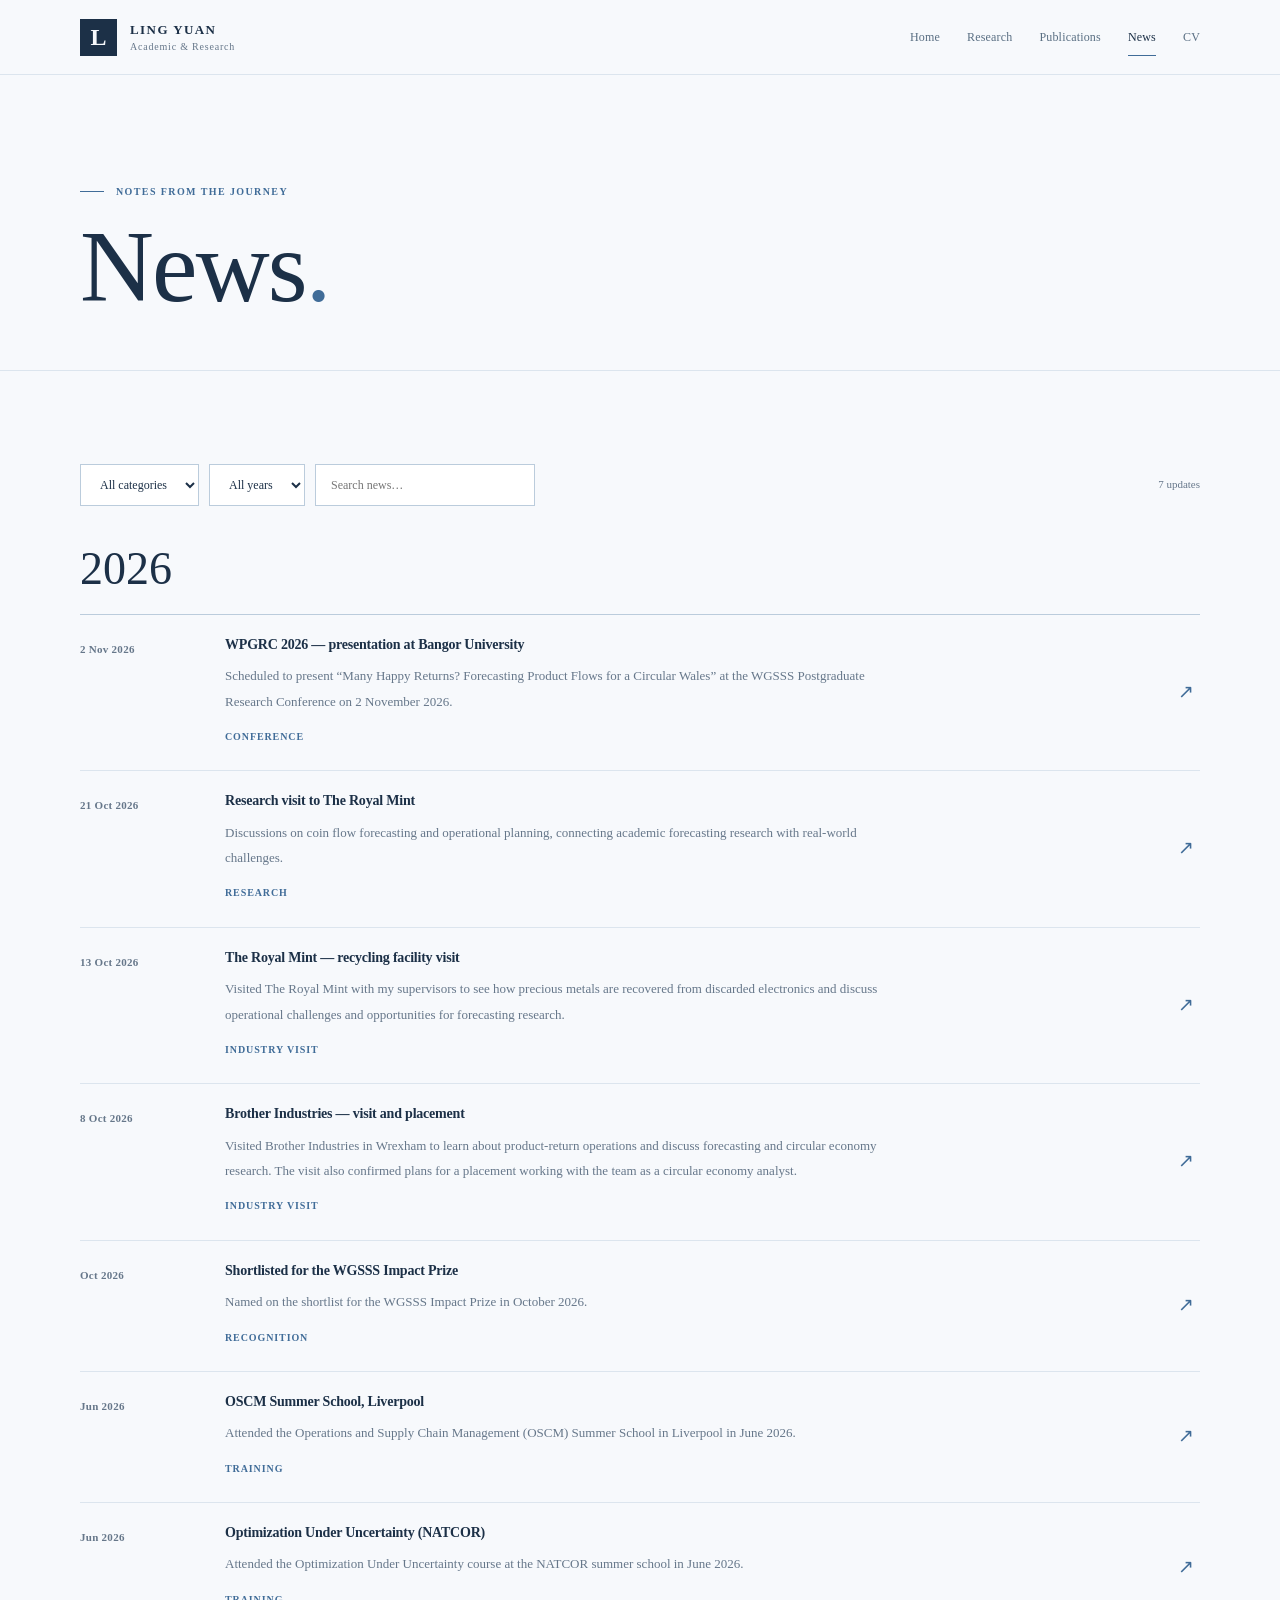
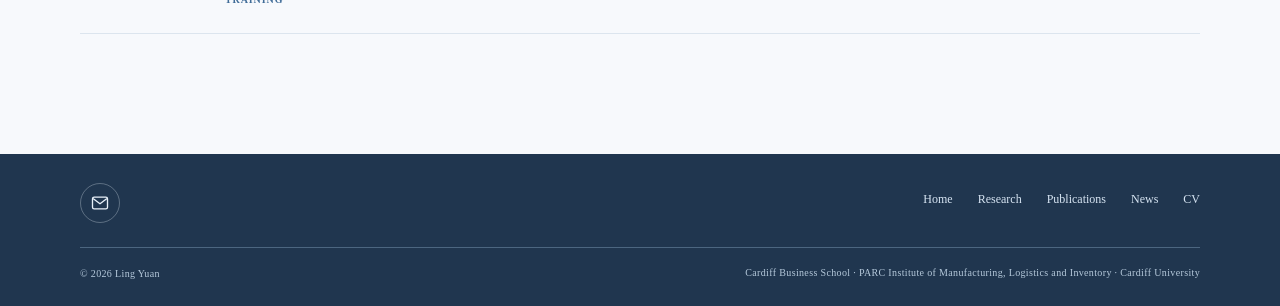
<file: news.html>
<!DOCTYPE html>
<html lang="en">
<head>
  <meta charset="utf-8">
  <meta name="viewport" content="width=device-width, initial-scale=1">
  <meta name="description" content="Latest research news and updates from Ling Yuan, Cardiff Business School and PARC Institute.">
  <meta name="theme-color" content="#f7f9fc">
  <title>News | Ling Yuan</title>
  <link rel="icon" href="assets/favicon.svg" type="image/svg+xml">
  <link rel="stylesheet" href="assets/styles.css">
  <script defer src="assets/news.js"></script>
  <script defer src="assets/papers.js"></script>
  <script defer src="assets/site.js"></script>
</head>
<body>
<a class="skip-link" href="#main">Skip to content</a>
<header class="site-header"><div class="wrap header-inner">
  <a href="index.html" class="brand" aria-label="Ling Yuan, home">
    <span class="brand-mark" aria-hidden="true">L</span>
    <span><span class="brand-name">Ling Yuan</span><span class="brand-role">Academic &amp; Research</span></span>
  </a>
  <button class="nav-toggle" type="button" aria-expanded="false" aria-controls="main-nav" aria-label="Toggle navigation">
    <svg viewBox="0 0 24 24" stroke="currentColor" stroke-width="1.6" fill="none" aria-hidden="true"><path d="M4 7h16M4 12h16M4 17h16"/></svg>
  </button>
  <nav class="main-nav" id="main-nav" aria-label="Main navigation"><a href="index.html">Home</a><a href="research.html">Research</a><a href="publications.html">Publications</a><a href="news.html" aria-current="page">News</a><a href="cv.html">CV</a></nav>
</div></header>
<main id="main">
<section class="page-hero page-hero--title-only"><div class="wrap"><span class="eyebrow">Notes from the journey</span><h1 class="serif">News<span style="color:var(--accent)">.</span></h1></div></section>
<div class="page-content"><div class="wrap">
  <div class="filter-bar"><div class="filter-controls">
    <label class="sr-only" for="news-category">Filter by category</label><select id="news-category" class="filter-control" data-news-category><option value="">All categories</option></select>
    <label class="sr-only" for="news-year">Filter by year</label><select id="news-year" class="filter-control" data-news-year><option value="">All years</option></select>
    <label class="sr-only" for="news-search">Search news</label><input id="news-search" class="filter-control filter-search" type="search" placeholder="Search news…" data-news-search>
  </div><span class="news-count" data-news-count aria-live="polite">Loading…</span></div>
  <div data-news-archive><p class="small-note">Loading news archive…</p></div>
</div></div></main>
<footer class="site-footer site-footer--minimal"><div class="wrap">
  <div class="footer-simple">
    <div class="footer-contact"><a class="footer-mail-link" href="mailto:YuanL18@cardiff.ac.uk" aria-label="Email Ling Yuan" title="Email Ling Yuan"><svg viewBox="0 0 24 24" width="20" height="20" fill="none" stroke="currentColor" stroke-width="1.6" stroke-linecap="round" stroke-linejoin="round" aria-hidden="true" focusable="false"><rect x="3" y="5" width="18" height="14" rx="2"/><path d="m4 7 8 6 8-6"/></svg></a></div>
    <nav class="footer-mini-nav" aria-label="Footer navigation"><a href="index.html">Home</a><a href="research.html">Research</a><a href="publications.html">Publications</a><a href="news.html">News</a><a href="cv.html">CV</a></nav>
  </div>
  <div class="footer-bottom"><p>© <span data-current-year>2026</span> Ling Yuan</p><p>Cardiff Business School · PARC Institute of Manufacturing, Logistics and Inventory · Cardiff University</p></div>
</div></footer>
</body></html>
</file>
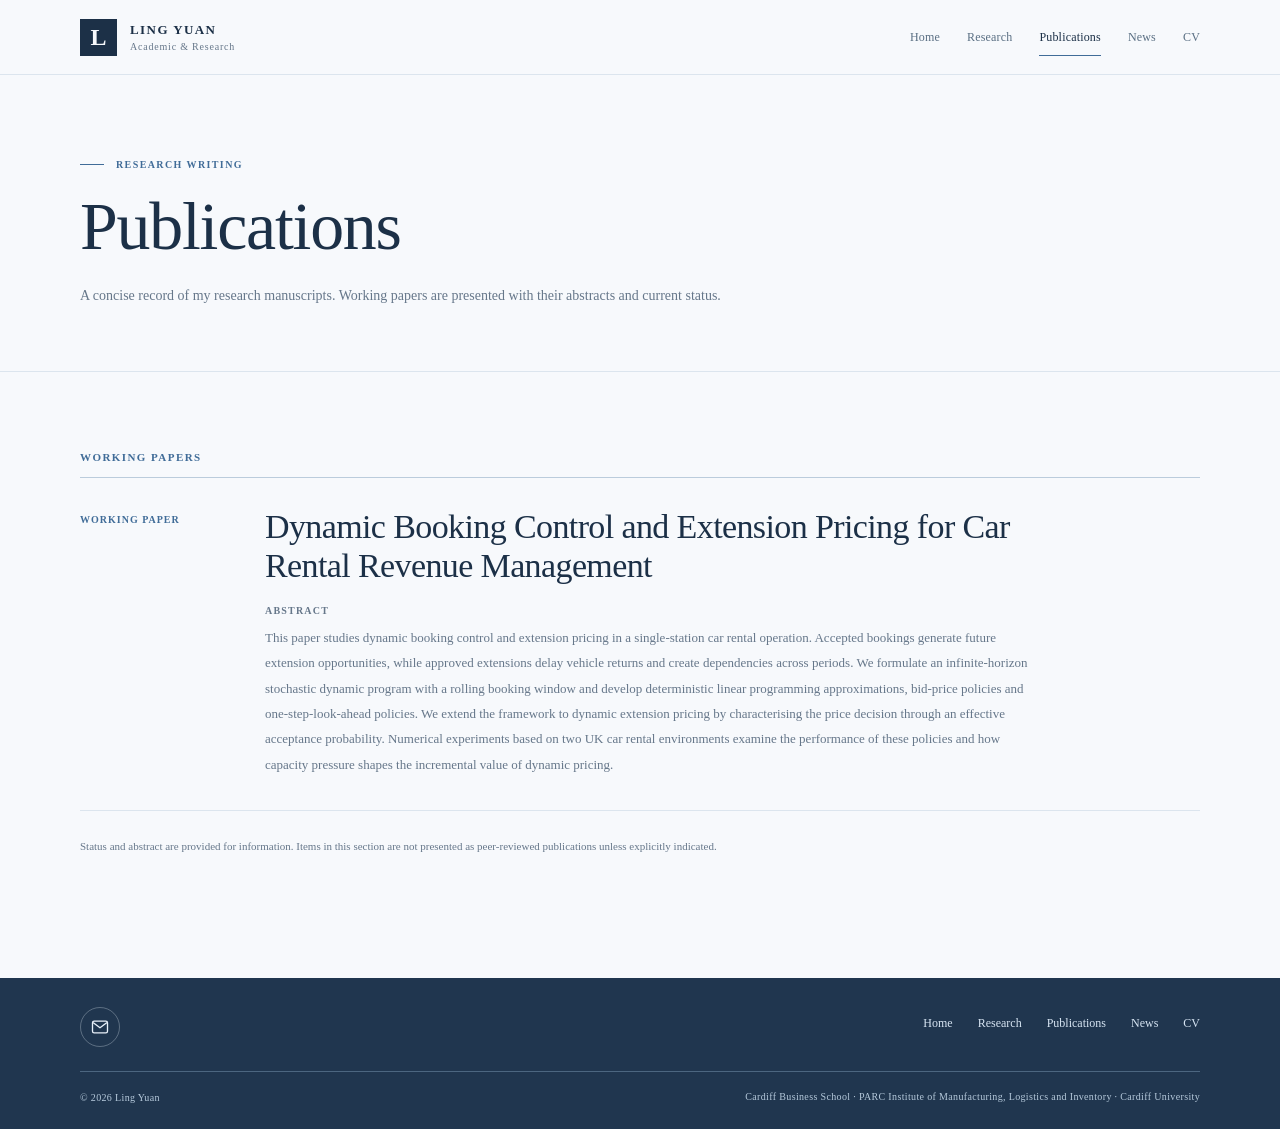
<file: publications.html>
<!DOCTYPE html>
<html lang="en">
<head>
  <meta charset="utf-8">
  <meta name="viewport" content="width=device-width, initial-scale=1">
  <meta name="description" content="Working manuscripts and research in progress by Ling Yuan.">
  <meta name="theme-color" content="#f7f9fc">
  <title>Publications | Ling Yuan</title>
  <link rel="icon" href="assets/favicon.svg" type="image/svg+xml">
  <link rel="stylesheet" href="assets/styles.css">
  <script defer src="assets/news.js"></script>
  <script defer src="assets/papers.js"></script>
  <script defer src="assets/site.js"></script>
</head>
<body>
<a class="skip-link" href="#main">Skip to content</a>
<header class="site-header"><div class="wrap header-inner">
  <a href="index.html" class="brand" aria-label="Ling Yuan, home">
    <span class="brand-mark" aria-hidden="true">L</span>
    <span><span class="brand-name">Ling Yuan</span><span class="brand-role">Academic &amp; Research</span></span>
  </a>
  <button class="nav-toggle" type="button" aria-expanded="false" aria-controls="main-nav" aria-label="Toggle navigation">
    <svg viewBox="0 0 24 24" stroke="currentColor" stroke-width="1.6" fill="none" aria-hidden="true"><path d="M4 7h16M4 12h16M4 17h16"/></svg>
  </button>
  <nav class="main-nav" id="main-nav" aria-label="Main navigation"><a href="index.html">Home</a><a href="research.html">Research</a><a href="publications.html" aria-current="page">Publications</a><a href="news.html">News</a><a href="cv.html">CV</a></nav>
</div></header>
<main id="main">
<section class="page-hero page-hero--compact"><div class="wrap"><span class="eyebrow">Research writing</span><h1 class="serif">Publications</h1><p class="lead">A concise record of my research manuscripts. Working papers are presented with their abstracts and current status.</p></div></section>
<div class="page-content"><div class="wrap">
  <p class="section-index">WORKING PAPERS</p>
  <div class="papers-list papers-list--full" data-all-papers><p class="small-note">Loading working papers…</p></div>
  <p class="papers-note">Status and abstract are provided for information. Items in this section are not presented as peer-reviewed publications unless explicitly indicated.</p>
</div></div></main>
<footer class="site-footer site-footer--minimal"><div class="wrap">
  <div class="footer-simple">
    <div class="footer-contact"><a class="footer-mail-link" href="mailto:YuanL18@cardiff.ac.uk" aria-label="Email Ling Yuan" title="Email Ling Yuan"><svg viewBox="0 0 24 24" width="20" height="20" fill="none" stroke="currentColor" stroke-width="1.6" stroke-linecap="round" stroke-linejoin="round" aria-hidden="true" focusable="false"><rect x="3" y="5" width="18" height="14" rx="2"/><path d="m4 7 8 6 8-6"/></svg></a></div>
    <nav class="footer-mini-nav" aria-label="Footer navigation"><a href="index.html">Home</a><a href="research.html">Research</a><a href="publications.html">Publications</a><a href="news.html">News</a><a href="cv.html">CV</a></nav>
  </div>
  <div class="footer-bottom"><p>© <span data-current-year>2026</span> Ling Yuan</p><p>Cardiff Business School · PARC Institute of Manufacturing, Logistics and Inventory · Cardiff University</p></div>
</div></footer>
</body></html>
</file>
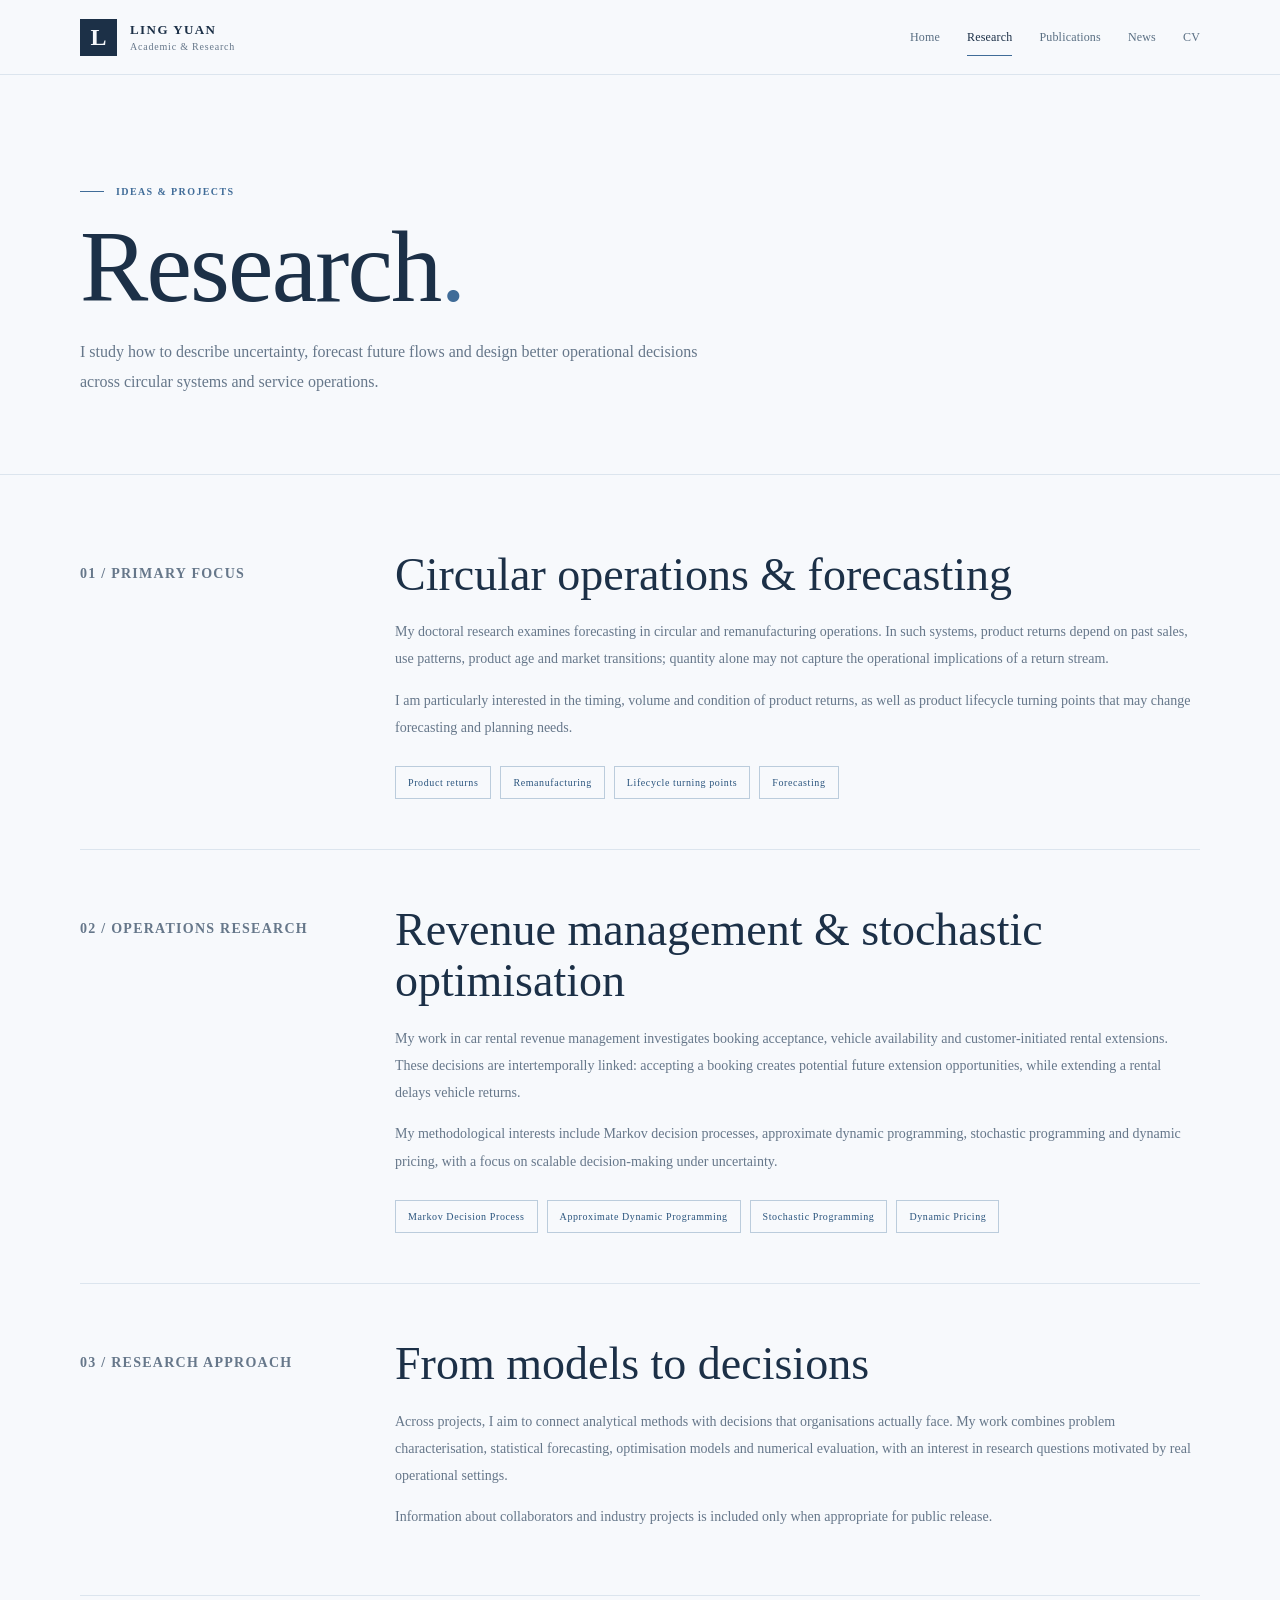
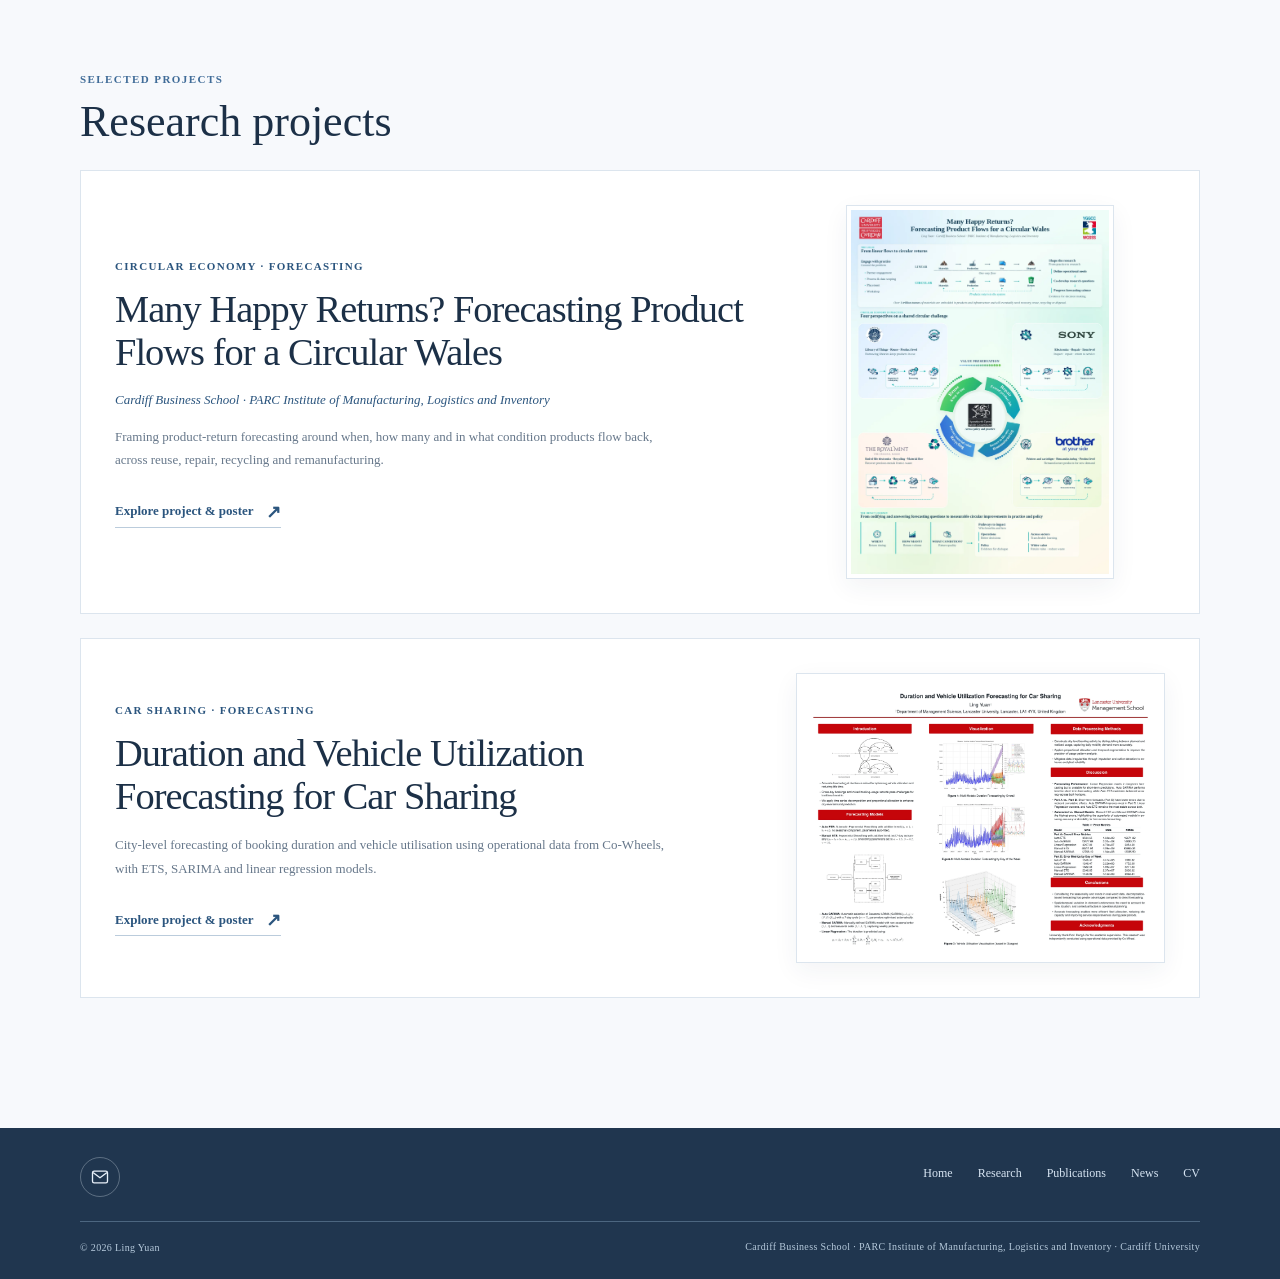
<file: research.html>
<!DOCTYPE html>
<html lang="en">
<head>
  <meta charset="utf-8">
  <meta name="viewport" content="width=device-width, initial-scale=1">
  <meta name="description" content="Research interests of Ling Yuan: circular operations, forecasting, revenue management and stochastic optimisation.">
  <meta name="theme-color" content="#f7f9fc">
  <title>Research | Ling Yuan</title>
  <link rel="icon" href="assets/favicon.svg" type="image/svg+xml">
  <link rel="stylesheet" href="assets/styles.css">
  <script defer src="assets/news.js"></script>
  <script defer src="assets/papers.js"></script>
  <script defer src="assets/site.js"></script>
</head>
<body>
<a class="skip-link" href="#main">Skip to content</a>
<header class="site-header"><div class="wrap header-inner">
  <a href="index.html" class="brand" aria-label="Ling Yuan, home">
    <span class="brand-mark" aria-hidden="true">L</span>
    <span><span class="brand-name">Ling Yuan</span><span class="brand-role">Academic &amp; Research</span></span>
  </a>
  <button class="nav-toggle" type="button" aria-expanded="false" aria-controls="main-nav" aria-label="Toggle navigation">
    <svg viewBox="0 0 24 24" stroke="currentColor" stroke-width="1.6" fill="none" aria-hidden="true"><path d="M4 7h16M4 12h16M4 17h16"/></svg>
  </button>
  <nav class="main-nav" id="main-nav" aria-label="Main navigation"><a href="index.html">Home</a><a href="research.html" aria-current="page">Research</a><a href="publications.html">Publications</a><a href="news.html">News</a><a href="cv.html">CV</a></nav>
</div></header>
<main id="main">
<section class="page-hero"><div class="wrap"><span class="eyebrow">Ideas &amp; projects</span><h1 class="serif">Research<span style="color:var(--accent)">.</span></h1><p class="lead">I study how to describe uncertainty, forecast future flows and design better operational decisions across circular systems and service operations.</p></div></section>
<div class="page-content"><div class="wrap">
  <section class="two-col detail-block" id="circular"><div><p class="side-label">01 / PRIMARY FOCUS</p></div><div><h2>Circular operations &amp; forecasting</h2><p>My doctoral research examines forecasting in circular and remanufacturing operations. In such systems, product returns depend on past sales, use patterns, product age and market transitions; quantity alone may not capture the operational implications of a return stream.</p><p>I am particularly interested in the timing, volume and condition of product returns, as well as product lifecycle turning points that may change forecasting and planning needs.</p><div class="detail-labels"><span>Product returns</span><span>Remanufacturing</span><span>Lifecycle turning points</span><span>Forecasting</span></div></div></section>
  <section class="two-col detail-block" id="revenue"><div><p class="side-label">02 / OPERATIONS RESEARCH</p></div><div><h2>Revenue management &amp; stochastic optimisation</h2><p>My work in car rental revenue management investigates booking acceptance, vehicle availability and customer-initiated rental extensions. These decisions are intertemporally linked: accepting a booking creates potential future extension opportunities, while extending a rental delays vehicle returns.</p><p>My methodological interests include Markov decision processes, approximate dynamic programming, stochastic programming and dynamic pricing, with a focus on scalable decision-making under uncertainty.</p><div class="detail-labels"><span>Markov Decision Process</span><span>Approximate Dynamic Programming</span><span>Stochastic Programming</span><span>Dynamic Pricing</span></div></div></section>
  <section class="two-col detail-block"><div><p class="side-label">03 / RESEARCH APPROACH</p></div><div><h2>From models to decisions</h2><p>Across projects, I aim to connect analytical methods with decisions that organisations actually face. My work combines problem characterisation, statistical forecasting, optimisation models and numerical evaluation, with an interest in research questions motivated by real operational settings.</p><p class="small-note">Information about collaborators and industry projects is included only when appropriate for public release.</p></div></section>
  <section class="research-projects" aria-labelledby="selected-projects-heading">
    <div class="research-projects-head"><p class="section-index">SELECTED PROJECTS</p><h2 id="selected-projects-heading">Research projects</h2></div>
    <a class="project-feature-card project-feature-card--circular" href="many-happy-returns.html" aria-label="Explore Many Happy Returns? Forecasting Product Flows for a Circular Wales, including the full research poster">
      <div class="project-feature-copy">
        <p class="project-kicker">Circular economy <span aria-hidden="true">·</span> Forecasting</p>
        <h3>Many Happy Returns? Forecasting Product Flows for a Circular Wales</h3>
        <p class="project-affiliation">Cardiff Business School · PARC Institute of Manufacturing, Logistics and Inventory</p>
        <p>Framing product-return forecasting around when, how many and in what condition products flow back, across reuse, repair, recycling and remanufacturing.</p>
        <span class="project-feature-cta">Explore project &amp; poster <span aria-hidden="true">↗</span></span>
      </div>
      <div class="project-feature-media project-feature-media--portrait"><img src="assets/many-happy-returns-poster-preview.webp" alt="Many Happy Returns research poster, showing circular return flows and four sectors around a value-preservation diagram" loading="lazy" width="1264" height="1787"></div>
    </a>
    <a class="project-feature-card" href="car-sharing-forecasting.html" aria-label="Explore Duration and Vehicle Utilization Forecasting for Car Sharing project and poster">
      <div class="project-feature-copy">
        <p class="project-kicker">Car sharing <span aria-hidden="true">·</span> Forecasting</p>
        <h3>Duration and Vehicle Utilization Forecasting for Car Sharing</h3>
        <p>City-level forecasting of booking duration and vehicle utilisation using operational data from Co-Wheels, with ETS, SARIMA and linear regression models.</p>
        <span class="project-feature-cta">Explore project &amp; poster <span aria-hidden="true">↗</span></span>
      </div>
      <div class="project-feature-media"><img src="assets/car-sharing-poster-preview.webp" alt="Research poster thumbnail with forecasting model comparisons and vehicle utilisation visualisations" loading="lazy" width="2200" height="1702"></div>
    </a>
  </section>
</div></div></main>
<footer class="site-footer site-footer--minimal"><div class="wrap">
  <div class="footer-simple">
    <div class="footer-contact"><a class="footer-mail-link" href="mailto:YuanL18@cardiff.ac.uk" aria-label="Email Ling Yuan" title="Email Ling Yuan"><svg viewBox="0 0 24 24" width="20" height="20" fill="none" stroke="currentColor" stroke-width="1.6" stroke-linecap="round" stroke-linejoin="round" aria-hidden="true" focusable="false"><rect x="3" y="5" width="18" height="14" rx="2"/><path d="m4 7 8 6 8-6"/></svg></a></div>
    <nav class="footer-mini-nav" aria-label="Footer navigation"><a href="index.html">Home</a><a href="research.html">Research</a><a href="publications.html">Publications</a><a href="news.html">News</a><a href="cv.html">CV</a></nav>
  </div>
  <div class="footer-bottom"><p>© <span data-current-year>2026</span> Ling Yuan</p><p>Cardiff Business School · PARC Institute of Manufacturing, Logistics and Inventory · Cardiff University</p></div>
</div></footer>
</body></html>
</file>
<file: assets/styles.css>
/* Ling Yuan — academic website starter. Edit the tokens below to change the visual identity. */
:root {
  --bg: #f7f9fc;
  --surface: #ffffff;
  --surface-2: #eef3f9;
  --ink: #1c3047;
  --muted: #66778a;
  --muted-light: #8c9aaa;
  --accent: #406c98;
  --accent-dark: #2b557e;
  --line: #dce5ee;
  --line-dark: #bbccdc;
  --radius: 8px;
  --font-body: Palatino, "Palatino Linotype", "Book Antiqua", "URW Palladio L", serif;
  --font-serif: Palatino, "Palatino Linotype", "Book Antiqua", "URW Palladio L", serif;
  --container: 1152px;
}
* { box-sizing: border-box; }
html { scroll-behavior: smooth; }
body { margin: 0; background: var(--bg); color: var(--ink); font-family: var(--font-body); font-size: 15px; line-height: 1.7; -webkit-font-smoothing: antialiased; }
a { color: inherit; text-decoration: none; }
a:focus-visible, button:focus-visible, input:focus-visible, select:focus-visible { outline: 3px solid rgba(64,108,152,.38); outline-offset: 4px; }
button, input, select { font: inherit; }
button { cursor: pointer; }
::selection { color: white; background: var(--accent); }
.wrap { width: min(calc(100% - 80px), var(--container)); margin-inline: auto; }
.sr-only { position: absolute; height: 1px; width: 1px; overflow: hidden; clip: rect(0,0,0,0); white-space: nowrap; }
.skip-link { position:absolute; top:-60px; left:1rem; background:var(--ink); color:#fff; padding:.65rem 1rem; z-index:100; }
.skip-link:focus { top:10px; }
/* Global header */
.site-header { position: sticky; top:0; z-index:50; height:86px; background: rgba(247,249,252,.94); backdrop-filter: blur(18px); -webkit-backdrop-filter: blur(18px); border-bottom:1px solid var(--line); }
.header-inner { display:flex; justify-content:space-between; align-items:center; height:100%; gap:2rem; }
.brand { display:inline-flex; align-items:center; gap:13px; line-height:1; white-space:nowrap; }
.brand-mark { display:grid; place-items:center; width:37px; height:37px; background:var(--ink); color:var(--bg); font-family:var(--font-serif); font-size:24px; font-weight:600; line-height:1; }
.brand-name { display:block; font-size:13px; letter-spacing:.145em; font-weight:650; text-transform:uppercase; }
.brand-role { display:block; margin-top:6px; font-size:10px; color:var(--muted); letter-spacing:.08em; }
.main-nav { display:flex; align-items:center; gap:27px; }
.main-nav a { position:relative; padding:31px 0; font-size:12px; font-weight:540; letter-spacing:.045em; color:#5a6f83; transition:color .2s; }
.main-nav a:hover, .main-nav a[aria-current="page"] { color:var(--ink); }
.main-nav a[aria-current="page"]::after, .main-nav a:hover::after { content:""; position:absolute; bottom:22px; left:0; right:0; height:1.5px; background:var(--accent); }
.nav-toggle { display:none; align-items:center; justify-content:center; border:1px solid var(--line); background:transparent; width:41px; height:41px; color:var(--ink); }
.nav-toggle svg { width:20px; height:20px; }
/* Shared type & sections */
.eyebrow { display:inline-flex; gap:12px; align-items:center; font-weight:650; text-transform:uppercase; color:var(--accent); font-size:10px; letter-spacing:.2em; line-height:1.6; }
.eyebrow::before { content:""; height:1px; width:24px; background:var(--accent); }
.eyebrow.no-line::before { display:none; }
h1,h2,h3,p { margin-top:0; }
h1,h2,h3 { line-height:1.1; }
.serif { font-family:var(--font-serif); font-weight:500; letter-spacing:-.017em; }
.section { padding:100px 0; border-bottom:1px solid var(--line); }
.section--soft { background:var(--surface-2); }
.section-header { display:flex; align-items:flex-end; justify-content:space-between; gap:2rem; margin-bottom:40px; }
.section-index { margin:0 0 8px; color:var(--accent); font-size:11px; letter-spacing:.13em; font-weight:650; }
.section-title { font-family:var(--font-serif); font-weight:500; letter-spacing:-.025em; font-size:clamp(42px,5vw,62px); margin:0; }
.section-description { color:var(--muted); max-width:590px; margin:16px 0 0; font-size:15px; line-height:1.9; }
.link-arrow { display:inline-flex; gap:11px; align-items:center; font-size:12px; font-weight:650; letter-spacing:.055em; white-space:nowrap; transition:gap .2s, color .2s; }
.link-arrow::after { content:"↗"; font-size:18px; font-weight:400; line-height:1; }
.link-arrow:hover { color:var(--accent); gap:17px; }
.link-inline { color:var(--accent-dark); border-bottom:1px solid #97afc6; }
.link-inline:hover { color:var(--ink); }
.button-link { display:inline-flex; align-items:center; gap:30px; padding:12px 0; border-bottom:1px solid var(--ink); font-size:12px; letter-spacing:.08em; font-weight:650; text-transform:uppercase; }
.button-link::after { content:"↗"; font-size:19px; font-weight:400; transition:transform .2s; }
.button-link:hover::after { transform:translate(3px,-3px); }
/* Homepage hero */
.hero { padding:108px 0 110px; min-height:610px; border-bottom:1px solid var(--line); position:relative; overflow:hidden; }
.hero-grid { display:grid; grid-template-columns: minmax(0,1.45fr) minmax(320px,.75fr); gap:8%; align-items:center; }
.hero h1 { font-size:clamp(76px,8vw,124px); line-height:.89; margin:30px 0 32px; letter-spacing:-.047em; max-width:900px; }
.hero h1 em { font-style:italic; font-weight:400; color:var(--accent); }
.hero-intro { max-width:590px; font-size:16px; color:#61758a; line-height:2.02; margin-bottom:29px; }
.hero-links { display:flex; gap:34px; align-items:center; flex-wrap:wrap; }
.hero-side { position:relative; padding:40px 0 0; }
.orbit-illustration { height:310px; position:relative; overflow:hidden; display:grid; place-items:center; margin-bottom:28px; }
.orbit { position:absolute; border:1px solid #bfcee0; border-radius:50%; width:260px; height:260px; }
.orbit.orbit-2 { width:196px; height:196px; border-color:#cbd9e8; }
.orbit.orbit-3 { width:128px; height:128px; border-color:#b2c8dd; }
.orbit-center { display:grid; place-items:center; width:80px; height:80px; border-radius:50%; background:#e4edf6; color:var(--accent-dark); font-family:var(--font-serif); font-style:italic; font-size:25px; z-index:2; }
.orbit-node { position:absolute; z-index:3; display:flex; align-items:center; justify-content:center; width:11px; height:11px; background:var(--accent); border:3px solid var(--bg); border-radius:50%; box-shadow:0 0 0 1px var(--accent); }
.node-1 { top:21px; left:calc(50% - 6px); }.node-2 { top:184px; right:33px; }.node-3 { bottom:44px; left:54px; }.node-4 { top:96px; left:88px; background:#a0b8a5; box-shadow:0 0 0 1px #a0b8a5; }
.orbit-caption { position:absolute; font-size:9px; text-transform:uppercase; letter-spacing:.13em; color:var(--muted); background:var(--bg); padding:2px 5px; }
.orbit-caption--one { top:52px; right:12px; }.orbit-caption--two { bottom:51px; right:28px; }.orbit-caption--three { left:6px; top:85px; }
.current-focus { border-top:1px solid var(--line-dark); padding-top:21px; }
.current-focus .focus-label { margin:0 0 12px; font-size:10px; color:var(--accent); letter-spacing:.16em; font-weight:700; text-transform:uppercase; }
.current-focus p { color:var(--ink); font-size:13px; line-height:1.8; margin:0; }
/* Research cards */
.focus-grid { display:grid; grid-template-columns:repeat(2,minmax(0,1fr)); gap:20px; }
.focus-card { display:flex; flex-direction:column; min-height:350px; padding:35px; background:var(--surface); border:1px solid var(--line); position:relative; transition:transform .2s, border-color .2s, box-shadow .2s; }
.focus-card:hover { transform:translateY(-4px); border-color:#a7bdd2; box-shadow:0 18px 38px rgba(30,61,95,.07); }
.focus-card-index { display:flex; justify-content:space-between; color:var(--accent); font-size:10px; letter-spacing:.15em; font-weight:650; text-transform:uppercase; }
.focus-card-index span:last-child { font-size:17px; letter-spacing:0; }
.focus-card h3 { font-family:var(--font-serif); font-size:clamp(35px,4vw,47px); font-weight:500; line-height:1.02; margin:44px 0 16px; }
.focus-card p { color:var(--muted); line-height:1.85; font-size:13px; max-width:420px; }
.focus-card .card-bottom { margin-top:auto; border-top:1px solid var(--line); padding-top:17px; color:var(--accent-dark); font-size:11px; font-weight:650; text-transform:uppercase; letter-spacing:.1em; }
.focus-card .card-bottom span { float:right; font-size:16px; }
/* News list */
.news-list { border-top:1px solid var(--line-dark); }
.news-entry { display:grid; grid-template-columns:150px minmax(0,1fr) 24px; gap:30px; align-items:start; border-bottom:1px solid var(--line); padding:25px 0 27px; }
.news-date { font-size:11px; font-weight:650; letter-spacing:.025em; color:var(--muted); padding-top:5px; font-variant-numeric:tabular-nums; }
.news-title { margin:0 0 8px; font-size:16px; line-height:1.45; font-weight:600; letter-spacing:-.015em; }
.news-description { font-size:13px; color:var(--muted); line-height:1.85; max-width:660px; margin:0 0 9px; }
.news-tag { color:var(--accent); font-size:10px; font-weight:700; letter-spacing:.09em; text-transform:uppercase; }
.news-entry-arrow { align-self:center; color:var(--accent); font-size:19px; }
.news-entry:target { background:rgba(221,234,248,.38); scroll-margin-top:110px; }
.news-more { margin-top:28px; text-align:right; }
/* Selected work */
.work-list { border-top:1px solid var(--line-dark); }
.work-item { display:grid; grid-template-columns: 155px minmax(0,1fr) 24px; gap:28px; padding:34px 0; border-bottom:1px solid var(--line); align-items:start; }
.work-status { font-size:10px; color:var(--accent); font-weight:700; text-transform:uppercase; letter-spacing:.12em; padding-top:7px; }
.work-item h3 { font-family:var(--font-serif); font-size:clamp(26px,3vw,34px); font-weight:500; margin-bottom:8px; }
.work-item p { font-size:13px; color:var(--muted); max-width:680px; margin:0; line-height:1.85; }
.work-item .work-icon { color:var(--accent); font-size:18px; }
/* Homepage about strip */
.about-strip { display:grid; grid-template-columns: 1fr 1fr; gap:9%; align-items:center; }
.about-strip .statement { font-size:clamp(34px,4.2vw,54px); line-height:1.14; }
.about-strip p { color:var(--muted); line-height:2; font-size:14px; }
/* Subpages */
.page-hero { padding:100px 0 76px; border-bottom:1px solid var(--line); }
.page-hero h1 { margin:18px 0 14px; font-size:clamp(68px,8vw,108px); line-height:.94; }
.page-hero .lead { font-size:16px; color:var(--muted); max-width:650px; line-height:1.9; margin:22px 0 0; }
.page-content { padding:75px 0 120px; min-height:40vh; }
.page-content h2 { font-family:var(--font-serif); font-size:clamp(34px,4vw,46px); font-weight:500; margin:0 0 18px; }
.page-content p { line-height:1.95; }
.two-col { display:grid; grid-template-columns: 230px minmax(0,1fr); gap:85px; }
.side-label { color:var(--accent); font-size:10px; text-transform:uppercase; letter-spacing:.16em; font-weight:700; margin:10px 0 0; }
.detail-block { border-bottom:1px solid var(--line); padding:0 0 50px; margin-bottom:55px; }
.detail-block:last-child { border-bottom:0; }
.detail-block p { color:var(--muted); font-size:14px; }
.detail-block ul { padding-left:20px; color:var(--muted); font-size:14px; line-height:2.05; }
.detail-labels { display:flex; flex-wrap:wrap; gap:9px; margin-top:25px; }
.detail-labels span { padding:7px 12px; border:1px solid var(--line-dark); font-size:10px; letter-spacing:.06em; color:var(--accent-dark); }
/* News archive filters */
.filter-bar { display:flex; align-items:center; flex-wrap:wrap; justify-content:space-between; gap:16px; padding:18px 0 35px; }
.filter-controls { display:flex; gap:10px; flex-wrap:wrap; }
.filter-control { border:1px solid var(--line-dark); background:var(--surface); color:var(--ink); border-radius:0; min-height:42px; padding:9px 15px; font-size:12px; }
.filter-search { min-width:220px; }
.news-count { font-size:11px; color:var(--muted); white-space:nowrap; }
.archive-year { font-family:var(--font-serif); font-size:43px; font-weight:500; line-height:1.2; margin:38px 0 16px; }
.archive-year:first-child { margin-top:0; }
.empty-state { padding:45px; border:1px dashed var(--line-dark); color:var(--muted); }
/* CV */
.cv-grid { display:grid; grid-template-columns:200px minmax(0,1fr); gap:70px; }
.cv-section { padding-bottom:44px; margin-bottom:43px; border-bottom:1px solid var(--line); }
.cv-section h2 { font-size:38px; }
.cv-row { display:grid; grid-template-columns:130px minmax(0,1fr); gap:25px; padding:12px 0; }
.cv-date { font-size:11px; color:var(--muted); padding-top:6px; }
.cv-row strong { display:block; font-size:14px; font-weight:650; }
.cv-row p { font-size:13px; color:var(--muted); margin:4px 0; }
.print-button { border:1px solid var(--line-dark); padding:11px 17px; background:transparent; color:var(--ink); font-size:12px; font-weight:650; }
.print-button:hover { background:var(--surface-2); }
/* Contact */
.contact-feature { max-width:770px; }
.contact-feature h2 { font-size:clamp(44px,6vw,68px); line-height:1.08; }
.contact-feature p { font-size:15px; color:var(--muted); }
.contact-email { display:inline-block; color:var(--accent-dark); font-family:var(--font-serif); font-size:clamp(29px,5vw,56px); line-height:1.15; border-bottom:1px solid var(--accent); margin:26px 0 40px; padding-bottom:9px; overflow-wrap:anywhere; }
.contact-details { display:grid; grid-template-columns:1fr 1fr; gap:22px; border-top:1px solid var(--line); padding-top:35px; }
.contact-details p { font-size:13px; }
/* Footer */
.site-footer { background:#20364f; color:#e8f0f9; padding:65px 0 28px; }
.footer-grid { display:grid; grid-template-columns:1.25fr .75fr; gap:40px; padding-bottom:57px; }
.site-footer h2 { color:#f5f8fc; font-family:var(--font-serif); font-weight:500; font-size:44px; margin:5px 0 15px; }
.site-footer p { font-size:12px; color:#b5c9df; line-height:1.95; max-width:470px; }
.footer-nav { display:flex; justify-content:flex-end; gap:50px; }
.footer-nav a { display:block; color:#d7e5f3; font-size:12px; margin:0 0 14px; }
.footer-nav a:hover { color:white; text-decoration:underline; }
.footer-bottom { display:flex; justify-content:space-between; gap:25px; border-top:1px solid #4c6680; padding-top:23px; }
.footer-bottom p { margin:0; color:#b5c9db; font-size:10px; letter-spacing:.035em; }
/* Helpers */
.mt-4 { margin-top:32px; }.muted { color:var(--muted); }.small-note { font-size:12px; color:var(--muted); }.pill { border:1px solid var(--line-dark); color:var(--accent-dark); padding:4px 9px; font-size:10px; letter-spacing:.08em; }
/* Responsive */
@media (max-width: 1020px) {
  .main-nav { gap:18px; }
  .hero-grid { gap:4%; grid-template-columns:1fr 330px; }
  .hero h1 { font-size:86px; }
  .section { padding:80px 0; }
  .two-col { gap:45px; grid-template-columns:160px 1fr; }
}
@media (max-width: 760px) {
  .wrap { width:min(calc(100% - 38px), var(--container)); }
  .site-header { height:72px; }
  .brand-mark { width:34px; height:34px; }
  .nav-toggle { display:flex; }
  .main-nav { display:none; position:absolute; left:0; right:0; top:71px; background:var(--bg); border-bottom:1px solid var(--line); padding:10px 19px 22px; flex-direction:column; align-items:stretch; gap:0; box-shadow:0 18px 35px rgba(30,61,95,.09); }
  .main-nav.is-open { display:flex; }
  .main-nav a { padding:12px 8px; font-size:14px; }
  .main-nav a[aria-current="page"]::after,.main-nav a:hover::after { bottom:6px; right:auto; left:8px; width:30px; }
  .hero { padding:73px 0 75px; min-height:auto; }
  .hero-grid { grid-template-columns:1fr; gap:45px; }
  .hero h1 { font-size:clamp(66px,15vw,96px); margin:25px 0; }
  .hero-intro { font-size:14px; }
  .hero-side { display:grid; grid-template-columns:150px 1fr; align-items:center; padding:0; gap:25px; }
  .orbit-illustration { height:160px; margin:0; transform:scale(.58); transform-origin:center; width:250px; margin-left:-52px; }
  .current-focus { padding:15px 0 0; }
  .section { padding:65px 0; }
  .section-header { align-items:start; flex-direction:column; gap:12px; margin-bottom:29px; }
  .section-title { font-size:46px; }
  .focus-grid { grid-template-columns:1fr; }
  .focus-card { min-height:285px; padding:27px; }
  .focus-card h3 { margin-top:30px; font-size:42px; }
  .news-entry { grid-template-columns:85px minmax(0,1fr) 10px; gap:12px; padding:22px 0; }
  .news-date { font-size:10px; }
  .news-title { font-size:14px; }
  .news-entry-arrow { font-size:15px; }
  .work-item { grid-template-columns:1fr 15px; gap:13px; }
  .work-status { grid-column:1 / -1; padding:0; }
  .about-strip { grid-template-columns:1fr; gap:15px; }
  .page-hero { padding:73px 0 56px; }
  .page-hero h1 { font-size:clamp(64px,13vw,90px); }
  .page-content { padding:57px 0 90px; }
  .two-col, .cv-grid { grid-template-columns:1fr; gap:20px; }
  .detail-block { padding-bottom:33px; margin-bottom:36px; }
  .side-label { margin:0; }
  .cv-row { grid-template-columns:100px 1fr; gap:15px; }
  .footer-grid { grid-template-columns:1fr; }
  .footer-nav { justify-content:start; gap:60px; }
  .footer-bottom { flex-direction:column; gap:5px; }
  .contact-details { grid-template-columns:1fr; }
}
@media (max-width: 420px) {
 .hero-side { grid-template-columns:1fr; gap:0; }
 .orbit-illustration { display:none; }
 .news-entry { grid-template-columns:75px minmax(0,1fr); }
 .news-entry-arrow { display:none; }
 .filter-controls { width:100%; }
 .filter-controls > * { flex:1; min-width:0; }
 .filter-search { flex-basis:100%; }
 .cv-row { grid-template-columns:1fr; gap:3px; }
 .cv-date { padding:0; }
}
@media (prefers-reduced-motion: reduce) { html { scroll-behavior:auto; } *, *::before, *::after { transition:none !important; animation:none !important; } }
@media print { .site-header,.site-footer,.print-button,.no-print { display:none !important; } body { background:white; color:#111; } .page-hero { padding:18px 0 30px; } .page-content { padding:20px 0; } .wrap { width:100%; } .cv-grid { grid-template-columns:1fr; } .cv-section { break-inside:avoid; } }


/* ----------------------------
   V2: compact profile-led homepage
   ---------------------------- */
:root { --container: 1120px; }
.site-header { height:75px; }
.main-nav a { padding:25px 0; }
.main-nav a[aria-current="page"]::after, .main-nav a:hover::after { bottom:16px; }
.hero--profile { padding:70px 0 66px; min-height:0; overflow:visible; }
.hero-profile-grid { display:grid; grid-template-columns:minmax(0,1.27fr) minmax(280px,.72fr); align-items:center; gap:clamp(44px,7vw,112px); }
.hero-profile-copy { padding:2px 0; min-width:0; }
.hero--profile h1 { font-family:var(--font-serif); font-size:clamp(60px,6.2vw,82px); letter-spacing:-.035em; line-height:1; margin:20px 0 16px; font-weight:500; }
.name-dot { color:var(--accent); }
.hero-lead { font-size:clamp(20px,2.3vw,28px); line-height:1.42; font-family:var(--font-serif); font-weight:500; max-width:540px; letter-spacing:-.01em; margin:0 0 20px; }
.hero--profile .hero-intro { font-size:14px; line-height:1.9; max-width:505px; margin:0 0 21px; color:var(--muted); }
.hero--profile .hero-links { gap:30px; }
.hero--profile .button-link { font-size:11px; }
.hero-locale { margin:27px 0 0; font-size:11px; color:var(--muted-light); letter-spacing:.025em; }
.hero-locale span { padding:0 10px; }
.hero-locale a { border-bottom:1px solid var(--line-dark); padding-bottom:2px; }
.portrait-panel { margin:0; min-width:0; }
.portrait-frame { width:100%; height:344px; position:relative; background:linear-gradient(145deg,#e9eef5 0%,#dae4ee 48%,#ccdce9 100%); overflow:hidden; border-radius:2px; border:1px solid #d5e2ee; }
.portrait-frame::before { content:""; position:absolute; width:370px; height:370px; border:1px solid rgba(52,89,131,.15); border-radius:50%; right:-170px; bottom:-205px; }
.portrait-frame::after { content:""; position:absolute; width:220px; height:220px; border:1px solid rgba(52,89,131,.10); border-radius:50%; top:-120px; left:-100px; }
.portrait-img { display:none; position:absolute; inset:0; z-index:2; width:100%; height:100%; object-fit:cover; object-position:50% 35%; }
.portrait-img.is-ready { display:block; }
.portrait-fallback { position:absolute; inset:0; display:flex; flex-direction:column; align-items:center; justify-content:center; gap:6px; }
.portrait-initials { font-family:var(--font-serif); font-size:124px; font-weight:400; letter-spacing:-.075em; color:rgba(52,80,109,.44); line-height:1; }
.portrait-hint { font-size:10px; color:#7b91a6; letter-spacing:.25em; font-weight:600; }
.portrait-frame:has(.portrait-img.is-ready) .portrait-fallback { display:none; }
.portrait-panel figcaption { display:flex; justify-content:space-between; gap:12px; padding-top:12px; font-size:9px; letter-spacing:.10em; color:var(--muted); text-transform:uppercase; }
.portrait-panel figcaption span:first-child { color:var(--ink); font-weight:650; }
/* Industry engagement: brand artwork included from the user-approved poster. */
.industry-strip { background:var(--surface); border-bottom:1px solid var(--line); }
.industry-inner { display:grid; grid-template-columns:250px 1fr; gap:38px; align-items:center; padding:24px 0; }
.industry-heading .section-index { margin-bottom:6px; font-size:10px; }
.industry-heading p { margin:0; font-size:11px; line-height:1.65; color:var(--muted); }
.industry-logos { display:grid; grid-template-columns:repeat(3,minmax(0,1fr)); align-items:center; gap:12px; }
.industry-logo { position:relative; display:flex; align-items:center; justify-content:center; min-height:68px; padding:12px 14px; border-left:1px solid var(--line); overflow:hidden; }
.industry-logo img { position:absolute; z-index:1; display:block; width: min(78%,165px); max-height:30px; object-fit:contain; opacity:0; }
.industry-logo img.is-ready { opacity:1; }
.industry-logo .industry-logo-fallback { display:block; white-space:nowrap; font-weight:700; }
.industry-logo:has(img.is-ready) .industry-logo-fallback { visibility:hidden; }
.industry-logo--brother .industry-logo-fallback { font-family:var(--font-body); font-size:29px; color:#1763a8; letter-spacing:-.09em; font-weight:800; }
.industry-logo--sony .industry-logo-fallback { font-family:var(--font-body); font-size:27px; color:#24384d; letter-spacing:.025em; }
.industry-logo--mint .industry-logo-fallback { font-family:var(--font-body); font-size:15px; color:#324962; font-weight:500; letter-spacing:.025em; }
.section { padding:78px 0; }
.section-header { margin-bottom:29px; }
.section-title { font-size:clamp(38px,4.4vw,51px); }
.section-description { font-size:13px; line-height:1.8; margin-top:10px; }
.home-news-section { background:var(--bg); }
.news-entry { grid-template-columns:120px minmax(0,1fr) 22px; gap:25px; padding:20px 0 22px; }
.news-title { font-size:14px; }
.news-description { line-height:1.7; }
.focus-card { min-height:255px; padding:29px; }
.focus-card h3 { margin:33px 0 12px; font-size:clamp(29px,3.4vw,37px); }
.focus-card p { line-height:1.75; }
.focus-card .card-bottom { padding-top:13px; }
/* Working papers: title, status and abstract only */
.papers-list { border-top:1px solid var(--line-dark); }
.paper-entry { display:grid; grid-template-columns:155px 1fr; gap:30px; padding:29px 0 33px; border-bottom:1px solid var(--line); }
.paper-status { font-size:10px; line-height:1.6; font-weight:700; letter-spacing:.1em; text-transform:uppercase; color:var(--accent); padding-top:5px; }
.paper-entry h3 { font-family:var(--font-serif); font-weight:500; font-size:clamp(26px,2.8vw,34px); line-height:1.16; max-width:760px; margin:0 0 15px; }
.paper-abstract-label { font-size:10px; letter-spacing:.12em; font-weight:700; color:var(--muted); margin:0 0 5px; }
.paper-abstract { font-size:13px; color:var(--muted); max-width:770px; line-height:1.85; margin:0; }
.papers-note { margin:25px 0 0; font-size:11px; color:var(--muted); max-width:770px; }
.page-hero--compact { padding:73px 0 62px; }
.page-hero--compact h1 { font-size:clamp(52px,5.3vw,70px); line-height:1.02; max-width:900px; }
.page-hero--compact .lead { max-width:690px; font-size:14px; }
/* Mobile rebalancing */
@media (max-width: 1020px) {
  .hero-profile-grid { gap:42px; grid-template-columns:minmax(0,1fr) 290px; }
  .hero--profile h1 { font-size:70px; }
  .industry-inner { grid-template-columns:200px 1fr; gap:14px; }
}
@media (max-width: 760px) {
  .site-header { height:72px; }
  .main-nav a { padding:12px 8px; }
  .main-nav a[aria-current="page"]::after, .main-nav a:hover::after { bottom:6px; }
  .hero--profile { padding:43px 0 45px; }
  .hero-profile-grid { grid-template-columns:minmax(0,1fr) minmax(170px,.55fr); gap:24px; align-items:start; }
  .hero--profile h1 { font-size:clamp(46px,8vw,64px); margin:14px 0 15px; }
  .hero--profile .eyebrow { font-size:9px; letter-spacing:.11em; }
  .hero-lead { font-size:21px; }
  .hero--profile .hero-intro { font-size:12px; line-height:1.8; }
  .portrait-frame { height:270px; }
  .portrait-initials { font-size:90px; }
  .portrait-panel figcaption { flex-direction:column; gap:3px; }
  .industry-inner { grid-template-columns:1fr; gap:12px; padding:22px 0; }
  .industry-heading p { font-size:10px; }
  .industry-logo { border-left:0; border-top:1px solid var(--line); min-height:55px; padding:10px 4px; }
  .industry-logo--brother .industry-logo-fallback { font-size:23px; }
  .industry-logo--sony .industry-logo-fallback { font-size:21px; }
  .industry-logo--mint .industry-logo-fallback { font-size:12px; }
  .section { padding:56px 0; }
  .section-title { font-size:42px; }
  .focus-card { min-height:215px; }
  .focus-card h3 { font-size:34px; }
  .paper-entry { grid-template-columns:1fr; gap:10px; padding:23px 0; }
  .paper-status { padding:0; }
  .page-hero--compact h1 { font-size:clamp(45px,9vw,66px); }
}
@media (max-width: 520px) {
  .hero-profile-grid { grid-template-columns:1fr; gap:27px; }
  .hero--profile h1 { font-size:63px; }
  .hero--profile .hero-intro { font-size:13px; }
  .portrait-panel { width:min(100%,310px); }
  .portrait-frame { height:235px; }
  .industry-logos { gap:2px; }
  .industry-logo img { width:88%; max-height:23px; }
  .industry-logo--brother .industry-logo-fallback { font-size:19px; }
  .industry-logo--sony .industry-logo-fallback { font-size:19px; }
  .industry-logo--mint .industry-logo-fallback { font-size:10px; }
  .news-entry { grid-template-columns:85px minmax(0,1fr); gap:12px; }
  .news-entry-arrow { display:none; }
}

/* V3: verified user portrait and locally bundled approved logos */
.portrait-frame { height:365px; background:#e9eff5; }
.portrait-img { object-position:50% 28%; }
.industry-inner { grid-template-columns:245px 1fr; gap:35px; }
.industry-logos { gap:14px; }
.industry-logo { min-height:82px; padding:10px 16px; }
.industry-logo img { width:84%; max-height:66px; }
.industry-logo--brother img { width:80%; max-height:56px; }
.industry-logo--sony img { width:82%; max-height:35px; }
.industry-logo--mint img { width:78%; max-height:69px; }
@media(max-width:1020px) { .industry-inner { grid-template-columns:195px 1fr; gap:12px; } }
@media(max-width:760px) {
 .portrait-frame { height:290px; }
 .industry-inner { grid-template-columns:1fr; gap:12px; }
 .industry-logo { min-height:72px; padding:8px 5px; }
 .industry-logo--brother img { width:90%; max-height:48px; }
 .industry-logo--sony img { width:86%; max-height:30px; }
 .industry-logo--mint img { width:84%; max-height:55px; }
}
@media(max-width:520px) {
 .portrait-frame { height:288px; }
 .industry-logo { min-height:64px; }
 .industry-logo--brother img { width:95%; max-height:41px; }
 .industry-logo--sony img { width:95%; max-height:24px; }
 .industry-logo--mint img { width:84%; max-height:62px; }
 .industry-logos { grid-template-columns:repeat(2,minmax(0,1fr)); gap:4px; }
 .industry-logo--mint { grid-column:1 / -1; }
 .industry-logo--mint img { width:180px; max-height:67px; }
}

/* ---------------------------------------------
   V4 / editorial profile refinements
   --------------------------------------------- */
.hero--profile { padding:59px 0 57px; }
.hero-profile-grid { grid-template-columns:minmax(0,1fr) 210px; gap:clamp(46px,7vw,105px); align-items:center; }
.hero--profile h1 { font-size:clamp(54px,5.4vw,72px); margin:18px 0 12px; }
.hero-lead { font-size:clamp(19px,2vw,24px); max-width:500px; margin-bottom:15px; }
.hero--profile .hero-intro { max-width:520px; font-size:13px; margin-bottom:20px; }
.hero-locale { margin-top:21px; }
.portrait-panel { width:210px; justify-self:end; }
.portrait-frame { height:253px; border:1px solid #dce5ee; }
.portrait-img { object-position:50% 30%; }
.portrait-panel figcaption { flex-wrap:wrap; font-size:8px; padding-top:10px; }
/* Sectioned partner, policy and community display */
.engagement-section { background:var(--surface); border-top:1px solid var(--line); border-bottom:1px solid var(--line); padding:32px 0 24px; }
.engagement-intro { display:flex; justify-content:space-between; align-items:end; gap:40px; margin-bottom:23px; }
.engagement-intro .section-index { margin:0 0 8px; }
.engagement-intro h2 { font-family:var(--font-serif); font-size:clamp(27px,3vw,34px); font-weight:500; line-height:1.16; margin:0; }
.engagement-intro > p { max-width:350px; font-size:11px; color:var(--muted); line-height:1.8; margin:0; }
.engagement-grid { display:grid; grid-template-columns:1.32fr 1.05fr .62fr; gap:0; border-top:1px solid var(--line); border-bottom:1px solid var(--line); }
.engagement-group { min-width:0; padding:18px 19px 15px; border-left:1px solid var(--line); }
.engagement-group:first-child { border-left:0; padding-left:0; }
.engagement-group:last-child { padding-right:0; }
.engagement-group h3 { margin:0 0 12px; color:var(--muted); font-size:10px; letter-spacing:.07em; font-weight:600; }
.engagement-brands { display:flex; align-items:center; justify-content:space-around; gap:14px; min-height:76px; }
.brand-figure { flex:1 1 0; min-width:0; height:76px; display:flex; align-items:center; justify-content:center; }
.brand-figure img { display:block; max-width:100%; max-height:59px; width:auto; height:auto; object-fit:contain; }
.brand-figure--brother img { max-width:119px; max-height:44px; }
.brand-figure--sony img { max-width:100px; max-height:32px; }
.brand-figure--mint img { max-width:122px; max-height:59px; }
.brand-figure--welsh img { max-width:151px; max-height:64px; }
.brand-figure--benthyg img { max-width:89px; max-height:65px; }
.brand-figure--wgsss img { max-width:130px; max-height:69px; }
.page-hero--cv { padding:65px 0 56px; }
.page-hero--cv h1 { font-size:clamp(54px,5.8vw,75px); }
.cv-actions { display:flex; flex-wrap:wrap; align-items:center; gap:24px; margin-top:25px; }
.cv-sidebar { position:relative; }
.cv-pdf-card { margin:24px 0 24px; display:flex; gap:12px; align-items:center; border:1px solid var(--line-dark); padding:14px 12px; background:#fff; }
.cv-pdf-icon { width:35px; height:40px; display:flex; align-items:center; justify-content:center; background:#e9f2fa; color:var(--accent-dark); font-size:10px; font-weight:700; letter-spacing:.04em; flex-shrink:0; }
.cv-pdf-card strong { display:block; font-size:11px; line-height:1.4; }
.cv-pdf-card span:not(.cv-pdf-icon) { display:block; font-size:10px; color:var(--muted); margin-top:4px; }
.cv-pdf-card a { margin-left:auto; font-size:19px; color:var(--accent-dark); }
.page-content--cv { padding-top:62px; }
.cv-section h2 { font-family:var(--font-serif); font-size:32px; }
.cv-section { padding-bottom:30px; margin-bottom:33px; }
.cv-row { grid-template-columns:140px minmax(0,1fr); gap:20px; padding:11px 0; }
.cv-row strong { font-size:13px; line-height:1.55; }
.cv-row p { font-size:12px; line-height:1.75; }
.cv-footnote { font-size:10px; color:var(--muted); }
.cv-skill-row { display:grid; grid-template-columns:140px 1fr; gap:20px; padding:8px 0; font-size:12px; }
.cv-skill-row > span { color:var(--accent-dark); font-weight:600; }
.cv-skill-row p { margin:0; font-size:12px; color:var(--muted); }
@media(max-width:1020px) {
 .hero-profile-grid { grid-template-columns:minmax(0,1fr) 194px; gap:35px; }
 .portrait-panel { width:194px; }
 .portrait-frame { height:235px; }
 .engagement-grid { grid-template-columns:1.23fr 1fr .73fr; }
 .engagement-group { padding-left:12px; padding-right:12px; }
 .engagement-brands { gap:6px; }
 .brand-figure--welsh img { max-width:120px; }
}
@media(max-width:760px) {
 .hero--profile { padding:44px 0 40px; }
 .hero-profile-grid { grid-template-columns:minmax(0,1fr) 160px; gap:22px; }
 .hero--profile h1 { font-size:clamp(43px,7.8vw,60px); }
 .hero-lead { font-size:20px; }
 .portrait-panel { width:160px; }
 .portrait-frame { height:195px; }
 .engagement-section { padding:30px 0 22px; }
 .engagement-intro { align-items:start; flex-direction:column; gap:9px; }
 .engagement-grid { grid-template-columns:1fr 1fr; }
 .engagement-group { border-left:0; border-bottom:1px solid var(--line); padding:14px 12px 12px; }
 .engagement-group:first-child { padding-left:0; border-right:1px solid var(--line); }
 .engagement-group:last-child { border:0; grid-column:1/-1; padding:14px 0 4px; }
 .engagement-group--support .engagement-brands { justify-content:flex-start; }
 .engagement-group--support .brand-figure { flex:0 0 135px; }
 .engagement-brands { gap:8px; min-height:68px; }
 .brand-figure { height:68px; }
 .brand-figure--brother img { max-width:98px; }
 .brand-figure--sony img { max-width:73px; }
 .brand-figure--mint img { max-width:95px; }
 .brand-figure--welsh img { max-width:100px; }
 .brand-figure--benthyg img { max-width:64px; }
 .cv-grid { grid-template-columns:1fr; gap:25px; }
 .cv-sidebar { display:grid; grid-template-columns:1fr auto; gap:8px; align-items:center; }
 .cv-sidebar .side-label { grid-column:1; }
 .cv-sidebar .small-note { grid-column:1; }
 .cv-sidebar .link-arrow { grid-column:1; }
 .cv-pdf-card { grid-column:2; grid-row:1 / span 3; max-width:210px; }
}
@media(max-width:520px) {
 .hero-profile-grid { grid-template-columns:minmax(0,1fr) 112px; gap:16px; align-items:start; }
 .hero--profile h1 { font-size:clamp(42px,10.5vw,52px); margin:11px 0 12px; }
 .hero-lead { font-size:17px; }
 .hero--profile .hero-intro { font-size:12px; }
 .hero--profile .eyebrow { font-size:8px; }
 .portrait-panel { width:112px; margin-top:23px; }
 .portrait-frame { height:137px; }
 .portrait-panel figcaption { font-size:7px; line-height:1.5; gap:3px; }
 .hero--profile .hero-links { gap:15px; }
 .hero--profile .button-link { font-size:10px; }
 .hero-locale { line-height:1.8; }
 .engagement-grid { grid-template-columns:1fr; }
 .engagement-group,.engagement-group:first-child,.engagement-group:last-child { border-left:0; border-right:0; border-bottom:1px solid var(--line); grid-column:1; padding:12px 0; }
 .engagement-group:last-child { border-bottom:0; }
 .engagement-brands { justify-content:flex-start; }
 .brand-figure { flex:0 1 120px; }
 .brand-figure--welsh img { max-width:142px; }
 .brand-figure--benthyg img { max-width:80px; }
 .engagement-group--community .brand-figure { flex:0 1 160px; }
 .engagement-group--support .brand-figure { flex:0 0 140px; }
 .cv-sidebar { display:block; }
 .cv-pdf-card { max-width:330px; }
 .cv-row { grid-template-columns:1fr; gap:4px; }
 .cv-skill-row { grid-template-columns:1fr; gap:3px; }
 .page-hero--cv h1 { font-size:53px; }
}
@media print { .cv-actions,.cv-pdf-card {display:none !important} }


/* =============================================
   V5 — two balanced organisation rows, unified
   typography, non-JavaScript-dependent portrait.
   ============================================= */
:root { --font-body: Palatino, "Palatino Linotype", "Book Antiqua", "URW Palladio L", serif; --font-serif: Palatino, "Palatino Linotype", "Book Antiqua", "URW Palladio L", serif; }
body, input, button, select, textarea { font-family:var(--font-body); }
.serif,.section-title,.engagement-intro h2,.paper-entry h3,.cv-section h2 { font-family:var(--font-body); }
.hero--profile h1 { font-family:var(--font-body); font-weight:600; letter-spacing:-.048em; line-height:1.07; }
.hero-lead { font-family:var(--font-body); font-weight:500; letter-spacing:-.028em; }
.engagement-intro h2 { font-weight:600; letter-spacing:-.038em; font-size:clamp(24px,2.9vw,32px); }
.section-title,.page-hero h1,.cv-section h2,.paper-entry h3,.focus-card h3,.footer-grid h2 { letter-spacing:-.036em; }
.portrait-img, .portrait-img.is-ready { display:block; position:absolute; inset:0; z-index:2; width:100%; height:100%; object-fit:cover; object-position:50% 30%; }
.portrait-fallback { display:none; }
.portrait-frame.image-failed .portrait-fallback { display:flex; }
.portrait-frame.image-failed .portrait-img { display:none; }
.portrait-panel { width:180px; justify-self:end; }
.hero-profile-grid { grid-template-columns:minmax(0,1fr) 180px; gap:clamp(35px,6vw,92px); }
.portrait-frame { height:220px; }
.portrait-panel figcaption { font-size:9px; }
.engagement-section { padding:35px 0 28px; }
.engagement-intro { margin-bottom:22px; }
.engagement-grid { display:grid; grid-template-columns:minmax(0,1fr); border-bottom:0; }
.engagement-group, .engagement-group:first-child, .engagement-group:last-child {
  display:grid; grid-template-columns:215px minmax(0,1fr); align-items:center; gap:27px;
  grid-column:1; padding:18px 5px; border:0; border-bottom:1px solid var(--line); min-width:0;
}
.engagement-group:first-child { padding-top:14px; }
.engagement-group:last-child { padding-bottom:16px; }
.engagement-group h3 { margin:0; color:var(--ink); font-family:var(--font-body); font-size:12px; font-weight:600; letter-spacing:0; line-height:1.45; }
.engagement-brands { display:grid; grid-template-columns:repeat(3,minmax(0,1fr)); align-items:center; justify-items:center; gap:32px; min-height:80px; }
.brand-figure,.engagement-group--community .brand-figure { flex:none; height:86px; width:100%; min-width:0; display:flex; align-items:center; justify-content:center; }
.brand-figure img { display:block; max-width:100%; height:auto; width:auto; object-fit:contain; }
.brand-figure--brother img { max-width:min(100%,165px); max-height:57px; }
.brand-figure--sony img { max-width:min(100%,145px); max-height:42px; }
.brand-figure--mint img { max-width:min(100%,168px); max-height:74px; }
.brand-figure--welsh img { max-width:min(100%,115px); max-height:78px; }
.brand-figure--benthyg img { max-width:min(100%,88px); max-height:77px; }
.brand-figure--wgsss img { max-width:min(100%,95px); max-height:78px; }
@media (max-width:1020px) {
 .hero-profile-grid { grid-template-columns:minmax(0,1fr) 175px; gap:40px; }
 .portrait-panel { width:175px; }
 .portrait-frame { height:213px; }
 .engagement-grid { grid-template-columns:1fr; }
 .engagement-group,.engagement-group:first-child,.engagement-group:last-child { grid-template-columns:180px minmax(0,1fr); gap:20px; padding:14px 0; border:0; border-bottom:1px solid var(--line); }
 .engagement-brands { gap:15px; }
}
@media (max-width:760px) {
 .hero-profile-grid { grid-template-columns:minmax(0,1fr) 145px; gap:24px; }
 .portrait-panel { width:145px; margin-top:0; }
 .portrait-frame { height:177px; }
 .engagement-intro { gap:8px; }
 .engagement-group,.engagement-group:first-child,.engagement-group:last-child { display:grid; grid-template-columns:1fr; gap:8px; padding:15px 0; border:0; border-bottom:1px solid var(--line); }
 .engagement-group h3 { font-size:12px; }
 .engagement-brands { grid-template-columns:repeat(3,minmax(0,1fr)); gap:20px; min-height:72px; }
 .brand-figure, .engagement-group--community .brand-figure { height:74px; }
 .brand-figure--brother img { max-width:120px; max-height:45px; }
 .brand-figure--sony img { max-width:110px; max-height:32px; }
 .brand-figure--mint img { max-width:125px; max-height:59px; }
 .brand-figure--welsh img { max-width:84px; max-height:66px; }
 .brand-figure--benthyg img { max-width:75px; max-height:66px; }
 .brand-figure--wgsss img { max-width:72px; max-height:66px; }
}
@media (max-width:520px) {
 .hero-profile-grid { grid-template-columns:minmax(0,1fr) 110px; gap:16px; }
 .portrait-panel { width:110px; margin-top:10px; }
 .portrait-frame { height:135px; }
 .engagement-grid { grid-template-columns:1fr; }
 .engagement-group,.engagement-group:first-child,.engagement-group:last-child { grid-column:1; }
 .engagement-brands { grid-template-columns:repeat(3,minmax(0,1fr)); gap:8px; }
 .brand-figure, .engagement-group--community .brand-figure { width:100%; height:65px; }
 .brand-figure--brother img { max-width:100%; max-height:38px; }
 .brand-figure--sony img { max-width:100%; max-height:25px; }
 .brand-figure--mint img { max-width:100%; max-height:55px; }
 .brand-figure--welsh img { max-width:68px; max-height:62px; }
 .brand-figure--benthyg img { max-width:64px; max-height:60px; }
 .brand-figure--wgsss img { max-width:62px; max-height:62px; }
}


/* V7: one uniform typeface across every interface element.
   No font files are redistributed; native Palatino is used where installed.
   Official organisation wordmarks are image assets and remain unchanged. */
:root {
  --font-body: Palatino, "Palatino Linotype", "Book Antiqua", "URW Palladio L", serif;
  --font-serif: var(--font-body);
}
html, body, body *, body *::before, body *::after {
  font-family: var(--font-body) !important;
}
/* Preserve typography rhythm while using Palatino everywhere. */
.hero--profile h1 { font-weight: 500; letter-spacing: -.035em; line-height: 1.05; }
.hero-lead { font-weight: 400; letter-spacing: -.015em; line-height: 1.42; }
.section-title, .page-hero h1, .cv-section h2, .paper-entry h3, .focus-card h3, .footer-grid h2 { letter-spacing: -.018em; }
.engagement-intro h2 { font-weight: 500; letter-spacing: -.015em; }
.brand-name { letter-spacing: .11em; }
.main-nav a { letter-spacing: .015em; }
.eyebrow { letter-spacing: .14em; }

/* V7: one uniform typeface across every interface element.
   No font files are redistributed; native Palatino is used where installed.
   Official organisation wordmarks are image assets and remain unchanged. */
:root {
  --font-body: Palatino, "Palatino Linotype", "Book Antiqua", "URW Palladio L", P052, serif;
  --font-serif: var(--font-body);
}
html, body, body *, body *::before, body *::after {
  font-family: var(--font-body) !important;
}
/* Preserve typography rhythm while using Palatino everywhere. */
.hero--profile h1 { font-weight: 500; letter-spacing: -.035em; line-height: 1.05; }
.hero-lead { font-weight: 400; letter-spacing: -.015em; line-height: 1.42; }
.section-title, .page-hero h1, .cv-section h2, .paper-entry h3, .focus-card h3, .footer-grid h2 { letter-spacing: -.018em; }
.engagement-intro h2 { font-weight: 500; letter-spacing: -.015em; }
.brand-name { letter-spacing: .11em; }
.main-nav a { letter-spacing: .015em; }
.eyebrow { letter-spacing: .14em; }

/* V8: visually lighter Research Connections — only one rule separates rows. */
/* The section relies on whitespace and the surface colour instead of stacked full-width rules. */
.hero--profile { border-bottom: 0; }
.engagement-section { border-top: 0; border-bottom: 0; }
.engagement-grid { border-top: 0; border-bottom: 0; }
.engagement-grid .engagement-group,
.engagement-grid .engagement-group:first-child,
.engagement-grid .engagement-group:last-child {
  border: 0;
}
/* One subtle divider only, aligned to the partner rows. */
.engagement-grid .engagement-group--industry:first-child {
  border-bottom: 1px solid rgba(49,85,130,.19);
  padding-bottom: 23px;
}
.engagement-grid .engagement-group--community { padding-top: 23px; }
@media (max-width: 760px) {
  .engagement-grid .engagement-group--industry:first-child { padding-bottom: 18px; }
  .engagement-grid .engagement-group--community { padding-top: 18px; }
}


/* V9 — streamlined CV controls and compact contact footer. */
.cv-actions { display:flex; align-items:center; flex-wrap:wrap; gap:28px; margin-top:24px; }
.cv-actions a { display:inline-flex; align-items:center; font-size:14px; line-height:1.4; padding:7px 0; font-weight:600; letter-spacing:0; transition:color .2s ease, border-color .2s ease; }
.cv-action-primary { color:var(--ink); border-bottom:1px solid var(--accent); }
.cv-action-secondary { color:var(--accent-dark); border-bottom:1px solid transparent; }
.cv-actions a:hover { border-bottom-color:currentColor; color:var(--accent); }
.site-footer--minimal { padding:29px 0 22px; }
.site-footer--minimal .footer-simple { display:flex; align-items:flex-start; justify-content:space-between; gap:24px; padding-bottom:24px; }
.site-footer--minimal .footer-contact { display:flex; flex-direction:column; gap:5px; }
.site-footer--minimal .footer-heading { color:#b5cbdf; text-transform:uppercase; font-size:10px; font-weight:600; letter-spacing:.1em; }
.site-footer--minimal .footer-contact a { color:#e8f0f9; font-size:14px; border-bottom:1px solid transparent; width:max-content; max-width:100%; }
.site-footer--minimal .footer-contact a:hover { border-color:#d7e5f3; }
.site-footer--minimal .footer-mini-nav { display:flex; align-items:center; flex-wrap:wrap; gap:12px 25px; justify-content:flex-end; padding-top:6px; }
.site-footer--minimal .footer-mini-nav a { color:#d7e5f3; font-size:12px; }
.site-footer--minimal .footer-mini-nav a:hover { color:white; }
.site-footer--minimal .footer-bottom { padding-top:16px; }
@media (max-width:760px) {
  .site-footer--minimal .footer-simple { align-items:flex-start; flex-direction:column; gap:24px; }
  .site-footer--minimal .footer-mini-nav { justify-content:flex-start; padding:0; gap:10px 21px; }
}
@media print { .site-footer--minimal { display:none !important; } }

.cv-sidebar-email { display:inline-block; font-size:13px; border-bottom:1px solid var(--accent); color:var(--accent-dark); padding:3px 0; margin-top:12px; }
.cv-sidebar-email:hover { color:var(--ink); }


/* V10: cleaner profile header, minimal footer contact and one-line research section labels. */
.hero--profile h1 { margin-top:0; }
.hero--profile .hero-locale { margin-top:17px; }
.page-hero--title-only { padding-bottom:55px; }
.page-hero--title-only h1 { margin-bottom:0; }
/* The wider label column maintains a clean single line at desktop/tablet sizes. */
.detail-block .side-label { white-space:nowrap; letter-spacing:.09em; }
@media (min-width:761px) and (max-width:1100px) {
  .two-col { grid-template-columns:190px minmax(0,1fr); gap:30px; }
  .detail-block .side-label { font-size:10px; letter-spacing:.065em; }
}
/* One unlabelled mail icon replaces the textual Contact block. */
.site-footer--minimal .footer-contact { display:flex; flex-direction:row; align-items:center; }
.site-footer--minimal .footer-contact .footer-mail-link {
  display:inline-grid; width:40px; height:40px; place-items:center;
  color:#e8f0f9; border:1px solid rgba(232,240,249,.3); border-radius:50%;
  transition:color .18s ease, background .18s ease, border-color .18s ease;
}
.site-footer--minimal .footer-contact .footer-mail-link:hover {
  color:#fff; background:rgba(255,255,255,.07); border-color:rgba(232,240,249,.7);
}
.site-footer--minimal .footer-contact .footer-mail-link svg { display:block; }
@media (max-width:760px) { .detail-block .side-label { white-space:nowrap; } }


/* V11 — selected car-sharing project + standalone research project page.
   All text inherits the globally enforced Palatino stack. */
.research-projects { padding:18px 0 10px; }
.research-projects-head { margin-bottom:23px; }
.research-projects-head h2 { font-size:clamp(32px,3.6vw,44px); margin:0; }
.project-feature-card { display:grid; grid-template-columns:minmax(0,1.45fr) minmax(0,.85fr); gap:clamp(24px,4vw,60px); align-items:center; min-height:315px; padding:34px; background:var(--surface); border:1px solid var(--line); transition:border-color .2s, box-shadow .2s, transform .2s; }
.project-feature-card:hover { border-color:var(--line-dark); box-shadow:0 15px 30px rgba(30,61,95,.07); transform:translateY(-2px); }
.project-kicker { font-size:11px!important; color:var(--accent-dark)!important; font-weight:600; text-transform:uppercase; letter-spacing:.12em; margin:0 0 10px!important; }
.project-feature-copy h3 { max-width:640px; font-size:clamp(27px,3vw,39px); font-weight:500; letter-spacing:-.025em; line-height:1.13; margin:0 0 15px; }
.project-feature-copy p:not(.project-kicker) { color:var(--muted); font-size:13px; line-height:1.8; max-width:570px; margin:0 0 27px; }
.project-feature-cta { display:inline-flex; align-items:center; gap:12px; color:var(--accent-dark); font-size:13px; font-weight:600; border-bottom:1px solid var(--line-dark); padding-bottom:4px; }
.project-feature-cta span { font-size:18px; line-height:1; }
.project-feature-media { background:#fff; padding:8px; border:1px solid var(--line); box-shadow:0 8px 24px rgba(32,54,79,.06); }
.project-feature-media img { display:block; width:100%; height:auto; }
.page-hero--project { padding:64px 0 60px; }
.project-back { display:inline-flex; align-items:center; gap:9px; font-size:12px; color:var(--accent-dark); margin-bottom:33px; }
.project-back:hover { text-decoration:underline; text-underline-offset:5px; }
.page-hero--project .section-index { margin-bottom:13px; }
.page-hero--project h1.project-title { font-size:clamp(39px,5vw,68px); font-weight:500; line-height:1.12; letter-spacing:-.025em; max-width:1050px; margin:0 0 21px; }
.page-hero--project .lead { max-width:750px; margin:0; }
.project-meta { display:flex; flex-wrap:wrap; gap:10px 25px; margin-top:31px; color:var(--muted); font-size:12px; }
.project-meta span { padding-left:12px; border-left:1px solid var(--line-dark); }
.project-meta span:first-child { padding-left:0; border-left:0; }
.page-content--project { padding-top:63px; }
.project-detail-block { scroll-margin-top:95px; }
.project-detail-block ul { margin:0; }
.project-objective-list li { padding-bottom:8px; }
.project-method-list { display:grid; gap:20px; }
.project-method-list > div { border-bottom:1px solid var(--line); padding-bottom:15px; }
.project-method-list > div:last-child { border-bottom:0; padding-bottom:0; }
.project-method-list h3 { font-size:17px; font-weight:600; margin:0 0 4px; }
.project-method-list p { margin:0; }
.project-findings-grid { display:grid; grid-template-columns:repeat(2,minmax(0,1fr)); gap:12px; margin:22px 0 15px; }
.project-findings-grid > div { display:flex; flex-direction:column; gap:6px; background:var(--surface); border:1px solid var(--line); padding:18px 20px; }
.project-result-label { font-size:10px; color:var(--accent-dark); font-weight:600; letter-spacing:.06em; text-transform:uppercase; }
.project-findings-grid strong { font-size:clamp(26px,3vw,34px); font-weight:500; line-height:1.1; font-variant-numeric:tabular-nums; }
.project-findings-grid div > span:last-child { font-size:12px; line-height:1.55; color:var(--muted); }
.project-poster-section { margin:0; padding:0 0 25px; }
.project-poster-heading { display:flex; align-items:baseline; justify-content:space-between; flex-wrap:wrap; gap:12px; margin-bottom:23px; }
.project-poster-heading h2 { margin:0; }
.project-pdf-link { font-size:12px; color:var(--accent-dark); border-bottom:1px solid var(--line-dark); padding-bottom:4px; }
.poster-image-link { display:block; background:#fff; border:1px solid var(--line); padding:10px; box-shadow:0 12px 30px rgba(32,54,79,.06); }
.poster-image-link img { display:block; width:100%; height:auto; }
.poster-image-link:hover { border-color:var(--accent); }
.poster-caption { display:flex; align-items:baseline; justify-content:space-between; flex-wrap:wrap; gap:12px; padding-top:12px; }
.poster-caption p { font-size:11px; color:var(--muted); margin:0; }
.poster-caption a { font-size:12px; color:var(--accent-dark); border-bottom:1px solid var(--line-dark); }
.project-credit { font-size:12px; line-height:1.8; color:var(--muted); max-width:740px; margin:23px 0 0 315px; }
@media (max-width:1020px) { .project-credit { margin-left:220px; } }
@media (max-width:760px) {
 .research-projects { padding:10px 0 0; }
 .project-feature-card { grid-template-columns:minmax(0,1fr) 150px; gap:18px; padding:23px; min-height:260px; }
 .project-feature-copy h3 { font-size:27px; }
 .page-hero--project { padding:48px 0; }
 .page-hero--project h1.project-title { font-size:clamp(36px,7vw,50px); }
 .page-content--project { padding-top:44px; }
 .project-credit { margin-left:0; }
}
@media (max-width:540px) {
 .project-feature-card { grid-template-columns:1fr; }
 .project-feature-copy h3 { font-size:30px; }
 .project-feature-media { max-width:420px; }
 .project-meta { gap:7px 14px; }
 .project-meta span { padding-left:10px; }
 .project-meta span:last-child { border-left:0; padding-left:0; width:100%; }
 .project-findings-grid { grid-template-columns:1fr; }
 .poster-image-link { padding:4px; }
}

/* V12: second selected research project. Preserve Palatino throughout. */
.research-projects .project-feature-card + .project-feature-card { margin-top:24px; }
.project-feature-media--portrait { width:100%; display:flex; justify-content:center; align-items:center; min-height:0; }
.project-feature-media--portrait img { width:auto; height:clamp(210px,24vw,285px); max-width:100%; object-fit:contain; }
.circular-settings { display:grid; grid-template-columns:1fr 1fr; gap:14px; margin-top:22px; }
.circular-settings > div { padding:17px 19px; background:var(--surface); border:1px solid var(--line); }
.circular-settings h3 { font-size:17px; margin:0 0 7px; font-weight:600; }
.circular-settings p { font-size:12px; margin:0; color:var(--muted); line-height:1.7; }
.circular-settings strong { color:var(--ink); font-weight:600; }
.circular-questions { display:grid; grid-template-columns:repeat(3,minmax(0,1fr)); gap:10px; margin-top:20px; }
.circular-questions > div { display:flex; flex-direction:column; min-width:0; background:var(--surface); border:1px solid var(--line); padding:17px 14px; }
.circular-questions strong { font-size:17px; margin:8px 0 5px; font-weight:600; }
.circular-questions p { font-size:11px; line-height:1.65; margin:0; color:var(--muted); }
.poster-image-link--portrait { max-width:600px; margin:0 auto; }
.poster-image-link--portrait img { width:100%; height:auto; object-fit:contain; }
@media (max-width:760px) { .research-projects .project-feature-card + .project-feature-card { margin-top:18px; } .circular-settings { grid-template-columns:1fr 1fr; } }
@media (max-width:540px) { .circular-settings,.circular-questions { grid-template-columns:1fr; } .project-feature-media--portrait img { height:auto; max-height:350px; } }

/* V13: first-card priority, academic affiliation, and a poster frame sized to the artwork. */
.project-feature-card--circular .project-feature-media--portrait {
  justify-self:center;
  display:block;
  width:min(100%, 268px);
  max-width:100%;
  padding:4px;
  background:#fff;
  border:1px solid var(--line);
}
.project-feature-card--circular .project-feature-media--portrait img {
  display:block;
  width:100%;
  max-width:none;
  height:auto;
  max-height:none;
  object-fit:contain;
}
.project-feature-copy p.project-affiliation {
  font-family:Palatino, "Palatino Linotype", "Book Antiqua", "URW Palladio L", serif;
  font-size:13px;
  line-height:1.55;
  font-style:italic;
  font-weight:400;
  color:var(--accent-dark);
  max-width:620px;
  margin:0 0 15px;
}
.project-affiliation--detail {
  font-family:Palatino, "Palatino Linotype", "Book Antiqua", "URW Palladio L", serif;
  font-style:italic;
  font-size:clamp(14px,1.3vw,17px);
  line-height:1.6;
  color:var(--accent-dark);
  margin:14px 0 12px;
}
@media (max-width:760px) {
  .project-feature-card--circular .project-feature-media--portrait { width:min(100%, 228px); }
}
@media (max-width:540px) {
  .project-feature-card--circular .project-feature-media--portrait {
    width:min(100%, 250px);
    justify-self:center;
  }
}

/* V14: shared academic affiliation in the photo caption and global footer. */
.portrait-panel figcaption {
  display:flex;
  flex-direction:column;
  align-items:flex-start;
  justify-content:flex-start;
  gap:3px;
  text-transform:none;
  letter-spacing:0;
  line-height:1.42;
}
.portrait-panel figcaption span:first-child {
  font-size:9px;
  letter-spacing:.10em;
}
.portrait-panel figcaption .portrait-affiliation {
  font-size:10px;
  color:var(--muted);
  letter-spacing:0;
  overflow-wrap:normal;
  hyphens:none;
}
.site-footer--minimal .footer-bottom p:last-child {
  max-width:800px;
  text-align:right;
  overflow-wrap:normal;
  line-height:1.7;
}
.cv-sidebar .small-note {
  line-height:1.65;
  overflow-wrap:normal;
}
@media (max-width:760px) {
  .site-footer--minimal .footer-bottom p:last-child { text-align:left; }
}
@media (max-width:520px) {
  /* The full affiliation already appears in the biography; a long photo caption
     would otherwise crowd the very small portrait on phone screens. */
  .portrait-panel figcaption .portrait-affiliation { display:none; }
}

/* V16 — quiet academic-blue identity, two-line portrait affiliation,
   and left-aligned Home biography across all screen sizes. */
:root { color-scheme:light; }
.hero--profile .hero-intro {
  text-align:left;
  text-align-last:auto;
  hyphens:none;
  -webkit-hyphens:none;
  text-wrap:pretty;
}
.portrait-panel figcaption .portrait-affiliation {
  display:block;
  width:100%;
  letter-spacing:0;
  font-size:10px;
  font-weight:400;
  line-height:1.52;
  text-align:left;
}
.portrait-panel figcaption .portrait-affiliation .affiliation-line {
  display:block;
  color:var(--muted);
  font-size:inherit;
  font-weight:400;
  letter-spacing:0;
  text-transform:none;
  overflow-wrap:normal;
  hyphens:none;
}
.portrait-panel figcaption .portrait-affiliation .affiliation-line + .affiliation-line { margin-top:2px; }
@media (max-width:760px) {
  /* Maintain conventional left-aligned text on narrow columns. */
  .hero--profile .hero-intro { text-align:left; hyphens:none; -webkit-hyphens:none; }
}

/* On wide screens the caption can sit neatly on two actual lines, right-aligned
   to the portrait edge; no microtype or awkward word breaks. */
@media (min-width:1100px) {
  .portrait-panel figcaption { align-items:flex-end; text-align:right; }
  .portrait-panel figcaption .portrait-affiliation {
    width:340px;
    flex:none;
    align-self:flex-start;
    margin-left:-160px;
    text-align:right;
  }
  .portrait-panel figcaption .portrait-affiliation .affiliation-line { white-space:nowrap; }
}
</file>
